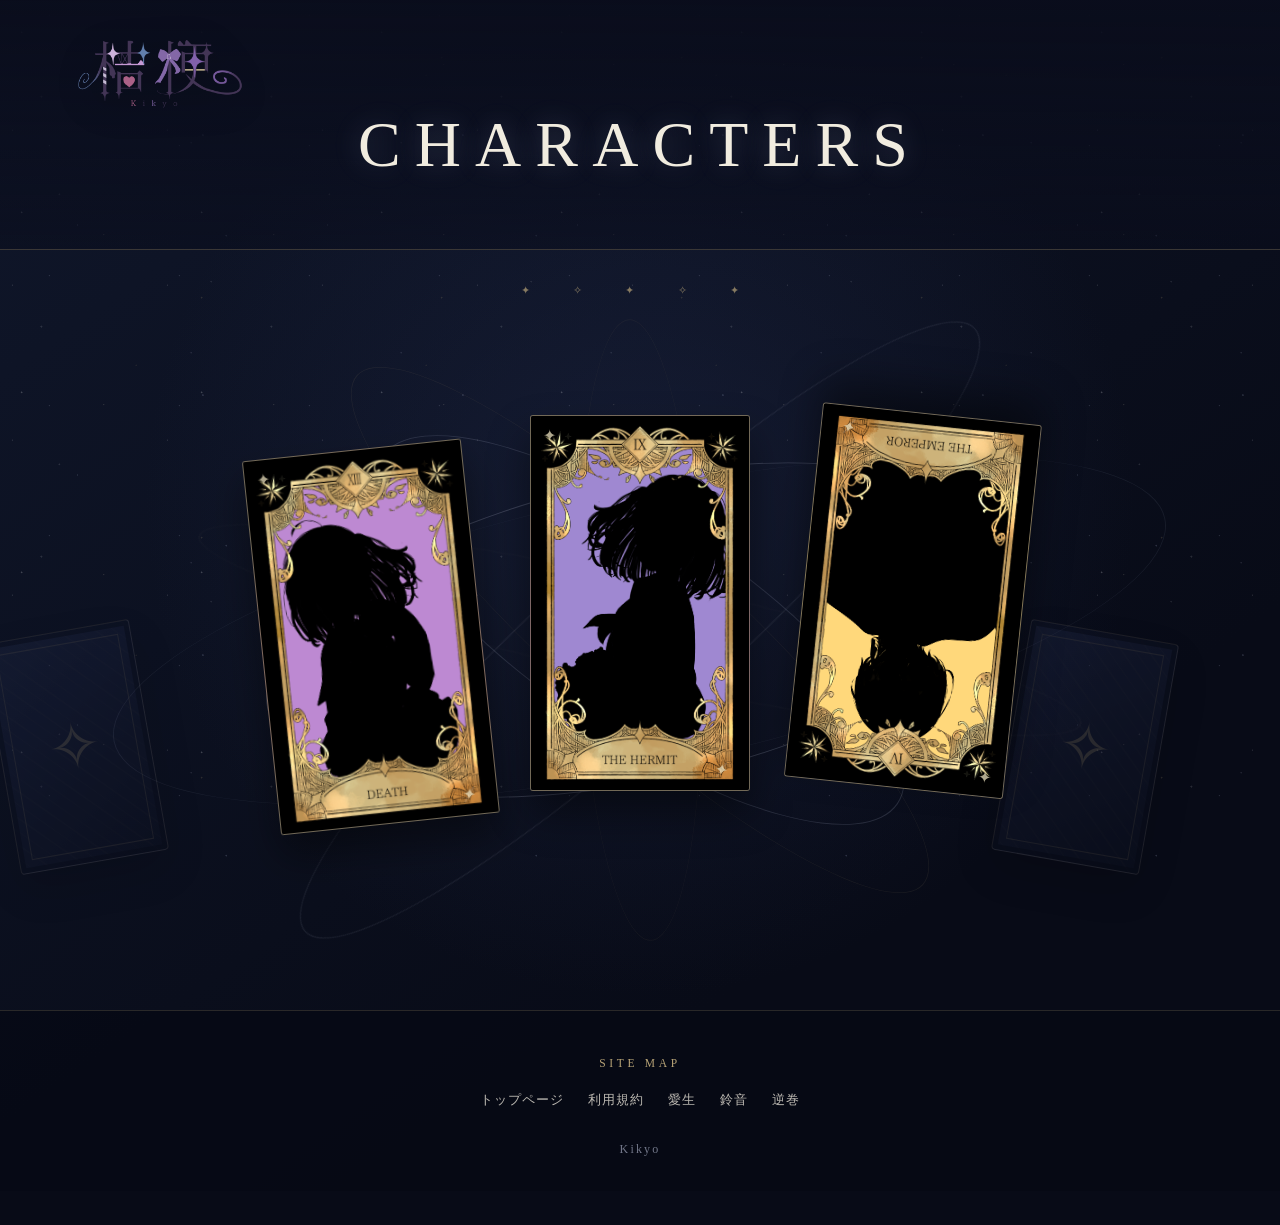
<file: character.html>
<!DOCTYPE html>
<html lang="ja">
<head>
    <meta charset="UTF-8">
    <meta name="viewport" content="width=device-width, initial-scale=1.0">
    <title>キャラクター-桔梗HP</title>
    <style>
        /* ---- 全体 ---- */
body {
    margin: 0;
    font-family: "Noto Sans JP", sans-serif;
    background: #0d0b12;
    color: #e8d6ff;
}

/* ---- ヒーローセクション ---- */
.hero {
    text-align: center;
    padding: 80px 20px;
    background: linear-gradient(180deg, #1a1523, #0d0b12);
    border-bottom: 1px solid #3a2d4a;
}

.hero h1 {
    font-family: "Cinzel", serif;
    font-size: 3rem;
    margin: 0;
    letter-spacing: 2px;
}

.hero p {
    margin-top: 10px;
    font-size: 1.1rem;
    opacity: 0.8;
}

/* ---- キャラ一覧 ---- */
.character-list {
    position: relative;
    display: grid;
    grid-template-columns: repeat(5, minmax(0, 190px));
    align-items: center;
    justify-content: center;
    gap: clamp(8px, 1.5vw, 22px);
    min-height: 540px;
    padding: 50px 20px 80px;
    isolation: isolate;
}

.character-list::before {
    content: "✦  ✧  ✦  ✧  ✦";
    position: absolute;
    top: 18px;
    left: 50%;
    color: rgba(232, 214, 255, 0.42);
    font-family: Georgia, serif;
    font-size: 0.85rem;
    letter-spacing: 1.1em;
    transform: translateX(-50%);
    white-space: nowrap;
}

.tarot-back {
    position: relative;
    display: block;
    aspect-ratio: 0.64;
    box-sizing: border-box;
    padding: 12px;
    border: 1px solid rgba(232, 214, 255, 0.3);
    border-radius: 4px;
    background:
        repeating-linear-gradient(45deg, transparent 0 8px, rgba(232, 214, 255, 0.05) 8px 9px),
        linear-gradient(145deg, #5b13c6, #0e121d);
    box-shadow: 0 15px 28px rgba(0, 0, 0, 0.28), inset 0 0 0 5px rgba(10, 12, 20, 0.75);
    transform: rotate(var(--tilt));
    z-index: 0;
}

.tarot-back::before {
    content: "✧";
    position: absolute;
    inset: 12px;
    display: grid;
    place-items: center;
    border: 1px solid rgba(232, 214, 255, 0.24);
    color: rgba(232, 214, 255, 0.5);
    font-family: Georgia, serif;
    font-size: 4rem;
}

.char-card {
    position: relative;
    display: block;
    text-decoration: none;
    background:
        linear-gradient(135deg, rgba(255,255,255,0.09), transparent 28%),
        linear-gradient(160deg, #4c0966, #120e19 72%);
  
   
    box-shadow: 0 18px 34px rgba(0, 0, 0, 0.38), inset 0 0 0 5px rgba(20, 12, 28, 0.8);
    transition: transform 0.35s ease, box-shadow 0.35s ease, border-color 0.35s ease;
}

.char-card::before,
.char-card::after {
    position: absolute;
    z-index: 2;
    color: rgba(232, 214, 255, 0.72);
    font-family: Georgia, serif;
    font-size: 1rem;
    line-height: 1;
    pointer-events: none;
}


.char-card:hover,
.char-card:focus-visible {
    transform: translateY(-16px) rotate(0deg) scale(1.035);
    border-color: #f6eaff;
    box-shadow: 0 24px 44px rgba(0, 0, 0, 0.5), 0 0 28px rgba(232, 214, 255, 0.2), inset 0 0 0 5px rgba(20, 12, 28, 0.8);
    outline: none;
}

.char-card.card-left {
    transform: rotate(-6deg) translateY(18px);
    z-index: 1;
}

.char-card.card-center {
    transform: translateY(-16px) scale(1.0);
    z-index: 3;
}

.char-card.card-right {
    transform: rotate(6deg) translateY(18px);
    z-index: 1;
}

.char-card.card-left.card-inverted {
    transform: rotate(174deg) translateY(18px);
}

.char-card.card-center.card-inverted {
    transform: rotate(180deg) translateY(-16px) scale(1.0);
}

.char-card.card-right.card-inverted {
    transform: rotate(186deg) translateY(18px);
}

.char-card.card-left:hover,
.char-card.card-left:focus-visible,
.char-card.card-right:hover,
.char-card.card-right:focus-visible {
    transform: translateY(2px) rotate(0deg) scale(1.035);
}

.char-card.card-inverted:hover,
.char-card.card-inverted:focus-visible {
    transform: translateY(2px) rotate(180deg) scale(1.035);
}

.char-card.card-center:hover,
.char-card.card-center:focus-visible {
    transform: translateY(-28px) scale(1.1);
}

.char-card.card-center.card-inverted:hover,
.char-card.card-center.card-inverted:focus-visible {
    transform: rotate(180deg) translateY(-28px) scale(1.1);
}

.character-list.is-selecting .char-card:not(.is-selected) {
    opacity: 0.28;
    filter: saturate(0.35) brightness(0.65);
    transition: opacity 0.45s ease, filter 0.45s ease;
}

.char-card.is-selected {
    z-index: 5;
    animation: chosen-card 1.8s ease both;
}

@keyframes chosen-card {
    0% {
        filter: brightness(1);
    }
    18% {
        filter: brightness(1.45) drop-shadow(0 0 5px rgba(246, 234, 255, 0.9));
    }
    42% {
        filter: brightness(1.12) drop-shadow(0 0 22px rgba(232, 214, 255, 0.85));
    }
    72% {
        filter: brightness(1.28) drop-shadow(0 0 12px rgba(232, 214, 255, 0.65));
    }
    100% {
        filter: brightness(1) drop-shadow(0 0 0 rgba(232, 214, 255, 0));
    }
}

@media (prefers-reduced-motion: reduce) {
    .char-card.is-selected {
        animation: none;
    }
}

.char-card img {
    width: 100%;
    height: auto;
    object-fit: contain;
    display: block;
    border: 1px solid rgba(232, 214, 255, 0.28);
    margin-bottom: 12px;
    filter: saturate(0.9) contrast(1.04);
}

.char-card h2 {
    font-family: "Cinzel", serif;
    font-size: 1.55rem;
    margin: 8px 0 3px;
    letter-spacing: 0.08em;
}

.subtitle {
    font-size: 0.9rem;
    opacity: 0.7;
    letter-spacing: 0.2em;
}



@media (max-width: 760px) {
    .character-list {
        grid-template-columns: repeat(3, minmax(0, 1fr));
        gap: 8px;
        min-height: 390px;
        padding: 42px 12px 55px;
    }

    .tarot-back {
        display: none;
    }

    .char-card {
        padding: 8px;
    }

    .char-card::before,
    .char-card::after {
        font-size: 0.7rem;
    }

    .char-card::before {
        top: 14px;
        left: 13px;
    }

    .char-card::after {
        right: 13px;
        bottom: 14px;
    }

    .char-card.card-left,
    .char-card.card-center,
    .char-card.card-right {
        transform: none;
    }

    .char-card.card-center {
        transform: scale(1.04);
    }

    .char-card.card-left.card-inverted,
    .char-card.card-center.card-inverted,
    .char-card.card-right.card-inverted {
        transform: rotate(180deg);
    }

    .char-card.card-left:hover,
    .char-card.card-left:focus-visible,
    .char-card.card-right:hover,
    .char-card.card-right:focus-visible {
        transform: translateY(-10px) rotate(-1deg) scale(1.035);
    }

    .char-card.card-inverted:hover,
    .char-card.card-inverted:focus-visible {
        transform: translateY(-10px) rotate(180deg) scale(1.035);
    }

    .char-card.card-center:hover,
    .char-card.card-center:focus-visible {
        transform: translateY(-12px) scale(1.08);
    }

    .char-card.card-center.card-inverted:hover,
    .char-card.card-center.card-inverted:focus-visible {
        transform: rotate(180deg) translateY(-12px) scale(1.08);
    }

    .char-card h2 {
        font-size: clamp(0.85rem, 4vw, 1.25rem);
        letter-spacing: 0.02em;
    }

    .subtitle {
        font-size: 0.65rem;
        letter-spacing: 0.08em;
    }

    .card-mark {
        font-size: 0.55rem;
        letter-spacing: 0.12em;
    }
}

/* ---- フッター ---- */
footer {
    position: relative;
    z-index: 1;
    padding: 46px 24px 34px;
    border-top: 1px solid rgba(184, 164, 119, 0.28);
    background: rgba(6, 9, 20, 0.72);
    text-align: center;
}

.site-map-title {
    margin: 0 0 18px;
    color: #b8a477;
    font-family: Georgia, "Times New Roman", serif;
    font-size: 0.72rem;
    font-weight: 400;
    letter-spacing: 0.32em;
}

.site-map {
    display: flex;
    flex-wrap: wrap;
    justify-content: center;
    gap: 8px 24px;
    max-width: 760px;
    margin: 0 auto 28px;
    padding: 0;
    list-style: none;
}

.site-map a {
    display: inline-block;
    padding: 5px 0;
    color: rgba(241, 236, 223, 0.78);
    font-size: 0.8rem;
    letter-spacing: 0.08em;
    text-decoration: none;
    transition: color 180ms ease, transform 180ms ease;
}

.site-map a:hover,
.site-map a:focus-visible {
    color: #f1ecdf;
    transform: translateY(-2px);
}

.site-map a:focus-visible {
    outline: 1px solid #b8a477;
    outline-offset: 4px;
}

.footer-signature {
    margin: 0;
    color: rgba(213, 220, 244, 0.52);
    font-family: Georgia, "Times New Roman", serif;
    font-size: 0.75rem;
    letter-spacing: 0.18em;
}


 .brandLogo { width: min(210px, 70vw); }

  
      .brand {
        position: absolute;
        top: -10px;
        left: 15px;
        pointer-events: auto;
        display: flex;
        align-items: center;
      }

      .brandLogo {
  width: min(270px, 48vw);
        height: auto;
        display: block;
        opacity: 0.96;
        image-rendering: -webkit-optimize-contrast;
        filter: drop-shadow(0 10px 22px rgba(0, 0, 0, 0.42));
        user-select: none;
        -webkit-user-drag: none;
      }

            body {
                position: relative;
                isolation: isolate;
            }

            body::before {
                content: "";
                position: fixed;
                inset: 0;
                z-index: 0;
                pointer-events: none;
                opacity: 0.18;
                background:
                    radial-gradient(circle at 18% 22%, rgba(126, 102, 186, 0.16), transparent 26%),
                    radial-gradient(circle at 82% 68%, rgba(76, 129, 190, 0.12), transparent 28%);
            }

            .hero,
            .character-list,
            footer {
                position: relative;
                z-index: 1;
            }

            .hero {
                overflow: hidden;
            }

            .hero::after {
                content: "";
                position: absolute;
                left: 50%;
                bottom: -1px;
                width: min(300px, 62vw);
                height: 1px;
                background: linear-gradient(90deg, transparent, rgba(232, 214, 255, 0.85), transparent);
                transform: translateX(-50%) scaleX(0.5);
                animation: list-line-breathe 9s ease-in-out infinite;
            }

            .character-list::before {
                color: rgba(232, 214, 255, 0.32);
                animation: constellation-pulse 12s ease-in-out infinite;
            }

            .tarot-back::before {
                animation: tarot-mark-rotate 36s linear infinite;
            }

            .char-card::after {
                content: "";
                inset: -55%;
                background: linear-gradient(115deg, transparent 43%, rgba(255, 255, 255, 0.16) 50%, transparent 57%);
                transform: translateX(-70%) rotate(10deg);
                animation: card-shine 16s ease-in-out infinite;
            }

            .planet-orbit {
                position: absolute;
                left: 50%;
                top: 50%;
                z-index: 0;
                width: min(760px, 92vw);
                height: min(300px, 38vw);
                border: 1px solid rgba(201, 207, 238, 0.14);
                border-radius: 50%;
                pointer-events: none;
                transform: translate(-50%, -50%) rotate(-12deg);
                transform-origin: center;
            }

            .planet-orbit::before {
                content: "";
                position: absolute;
                inset: -1px;
                border: 1px solid rgba(184, 164, 119, 0.06);
                border-radius: inherit;
                transform: rotate(54deg) scaleY(0.58);
            }

            .planet-orbit .planet {
                position: absolute;
                top: 50%;
                left: -5px;
                width: 8px;
                height: 8px;
                border-radius: 50%;
                background: #e9e5d2;
                box-shadow: 0 0 8px rgba(233, 229, 210, 0.9), 0 0 20px rgba(143, 176, 255, 0.42);
                transform: translateY(-50%);
            }

            .planet-orbit.orbit-one {
                animation: planet-orbit-one 34s linear infinite;
            }

            .planet-orbit.orbit-two {
                width: min(620px, 76vw);
                height: min(210px, 28vw);
                transform: translate(-50%, -50%) rotate(34deg);
                opacity: 0.72;
                animation: planet-orbit-two 27s linear infinite reverse;
            }

            .planet-orbit.orbit-two .planet {
                width: 5px;
                height: 5px;
                background: #b8a477;
                box-shadow: 0 0 7px rgba(184, 164, 119, 0.9);
            }

            .planet-orbit.orbit-three {
                width: min(900px, 108vw);
                height: min(170px, 23vw);
                transform: translate(-50%, -50%) rotate(-42deg);
                opacity: 0.48;
                animation: planet-orbit-three 46s linear infinite;
            }

            .planet-orbit.orbit-three .planet {
                width: 4px;
                height: 4px;
                background: #9db8e6;
                box-shadow: 0 0 8px rgba(157, 184, 230, 0.9);
            }

            @keyframes planet-orbit-one {
                from { transform: translate(-50%, -50%) rotate(-12deg); }
                to { transform: translate(-50%, -50%) rotate(348deg); }
            }

            @keyframes planet-orbit-two {
                from { transform: translate(-50%, -50%) rotate(34deg); }
                to { transform: translate(-50%, -50%) rotate(394deg); }
            }

            @keyframes planet-orbit-three {
                from { transform: translate(-50%, -50%) rotate(-42deg); }
                to { transform: translate(-50%, -50%) rotate(318deg); }
            }

            @keyframes list-line-breathe {
                0%, 100% { opacity: 0.35; transform: translateX(-50%) scaleX(0.5); }
                50% { opacity: 1; transform: translateX(-50%) scaleX(1); }
            }

            @keyframes tarot-mark-rotate {
                from { transform: rotate(0deg); }
                to { transform: rotate(360deg); }
            }

            @keyframes card-shine {
                0%, 62%, 100% { opacity: 0; transform: translateX(-70%) rotate(10deg); }
                72% { opacity: 1; }
                84% { opacity: 0; transform: translateX(70%) rotate(10deg); }
            }

            @keyframes constellation-pulse {
                0%, 100% { opacity: 0.35; transform: translateX(-50%) scale(0.96); }
                50% { opacity: 0.85; transform: translateX(-50%) scale(1.04); }
            }

            @media (prefers-reduced-motion: reduce) {
                body::before,
                .hero::after,
                .character-list::before,
                .tarot-back::before,
                .char-card::after,
                .planet-orbit {
                    animation: none;
                }
            }

            /* ---- 天体図書館の新しいビジュアル層 ---- */
            :root {
                --night: #080b17;
                --night-blue: #10172b;
                --ink: #f1ecdf;
                --silver: rgba(213, 220, 244, 0.58);
                --gold: #b8a477;
            }

            html {
                background: var(--night);
            }

            body {
                min-height: 100vh;
                overflow-x: hidden;
                color: var(--ink);
                background:
                    radial-gradient(circle at 50% 42%, rgba(39, 50, 88, 0.34), transparent 31rem),
                    linear-gradient(145deg, var(--night-blue), var(--night) 72%);
            }

            body::before {
                opacity: 0.28;
                background:
                    radial-gradient(circle at 12% 18%, rgba(255, 255, 255, 0.76) 0 0.55px, transparent 1.2px),
                    radial-gradient(circle at 84% 24%, rgba(184, 164, 119, 0.68) 0 0.55px, transparent 1.2px),
                    radial-gradient(circle at 73% 76%, rgba(210, 220, 255, 0.62) 0 0.55px, transparent 1.2px),
                    radial-gradient(circle at 22% 72%, rgba(255, 255, 255, 0.44) 0 0.55px, transparent 1.2px),
                    radial-gradient(circle at 38% 12%, rgba(224, 231, 255, 0.5) 0 0.4px, transparent 1px),
                    radial-gradient(circle at 61% 38%, rgba(255, 242, 205, 0.44) 0 0.4px, transparent 1px),
                    radial-gradient(circle at 91% 68%, rgba(224, 231, 255, 0.48) 0 0.4px, transparent 1px),
                    radial-gradient(circle at 8% 84%, rgba(255, 255, 255, 0.4) 0 0.4px, transparent 1px);
                background-size: 180px 180px, 240px 240px, 310px 310px, 270px 270px, 130px 130px, 170px 170px, 210px 210px, 155px 155px;
                animation: list-stars-soft 13s ease-in-out infinite;
            }

            body::after {
                content: "";
                position: fixed;
                inset: 0;
                z-index: 0;
                pointer-events: none;
                opacity: 0.18;
                background:
                    radial-gradient(circle at 18% 42%, rgba(255, 255, 255, 0.7) 0 0.7px, transparent 1.3px),
                    radial-gradient(circle at 47% 26%, rgba(184, 164, 119, 0.6) 0 0.55px, transparent 1.15px),
                    radial-gradient(circle at 78% 52%, rgba(218, 227, 255, 0.72) 0 0.7px, transparent 1.3px),
                    radial-gradient(circle at 66% 88%, rgba(255, 255, 255, 0.55) 0 0.55px, transparent 1.15px),
                    radial-gradient(circle at 31% 90%, rgba(218, 227, 255, 0.56) 0 0.55px, transparent 1.15px);
                background-size: 230px 230px, 290px 290px, 260px 260px, 320px 320px, 250px 250px;
                animation: list-stars-twinkle 9s ease-in-out infinite;
            }

            .hero {
                min-height: 250px;
                box-sizing: border-box;
                padding: 108px 20px 54px;
                background: linear-gradient(180deg, rgba(10, 13, 28, 0.96), rgba(10, 13, 28, 0.5));
                border-bottom: 1px solid rgba(184, 164, 119, 0.28);
            }

            .hero h1 {
                position: relative;
                z-index: 1;
                margin: 0;
                color: var(--ink);
                font-family: Georgia, "Times New Roman", serif;
                font-size: clamp(2.2rem, 5vw, 4.4rem);
                font-weight: 400;
                letter-spacing: 0.22em;
                text-shadow: 0 0 28px rgba(210, 220, 255, 0.22);
            }

            .hero p {
                position: relative;
                z-index: 1;
                margin: 16px 0 0;
                color: var(--silver);
                font-size: 0.86rem;
                letter-spacing: 0.28em;
            }

            .hero::after {
                width: min(360px, 62vw);
                background: linear-gradient(90deg, transparent, var(--gold), transparent);
                animation: refined-line 8s ease-in-out infinite;
            }

            .character-list {
                min-height: 570px;
                padding: 84px 24px 106px;
                grid-template-columns: repeat(3, minmax(0, 220px));
                gap: clamp(20px, 4vw, 54px);
                align-items: center;
            }

            .character-list > .tarot-back {
                position: absolute;
                top: 50%;
                width: min(150px, 16vw);
                z-index: 0;
                pointer-events: none;
            }

            .character-list > .tarot-back:first-child {
                left: max(3%, calc(50% - 520px));
            }

            .character-list > .tarot-back:last-child {
                right: max(3%, calc(50% - 520px));
            }

            .character-list > .char-card {
                grid-row: 1;
            }

            .character-list::before {
                top: 34px;
                color: rgba(184, 164, 119, 0.7);
                font-size: 0.7rem;
                letter-spacing: 1.8em;
            }

            .character-list::after {
                content: "";
                position: absolute;
                inset: 8% 8%;
                z-index: 0;
                border: 1px solid rgba(213, 220, 244, 0.07);
                border-radius: 50%;
                pointer-events: none;
                transform: rotate(-12deg) scaleY(0.43);
            }

            .tarot-back {
                width: 100%;
                opacity: 0.42;
                border-color: rgba(184, 164, 119, 0.24);
                background:
                    repeating-linear-gradient(45deg, transparent 0 10px, rgba(184, 164, 119, 0.04) 10px 11px),
                    linear-gradient(145deg, #202846, #0d1120);
                box-shadow: 0 18px 42px rgba(0, 0, 0, 0.32), inset 0 0 0 5px rgba(7, 10, 21, 0.62);
            }

            .tarot-back::before {
                border-color: rgba(184, 164, 119, 0.24);
                color: rgba(184, 164, 119, 0.42);
            }

            .char-card {
                z-index: 2;
                width: 100%;
                box-sizing: border-box;
                overflow: hidden;
                border: 1px solid rgba(184, 164, 119, 0.58);
                border-radius: 3px;
                background:
                    radial-gradient(circle at 50% 58%, var(--card-glow, rgba(184, 164, 119, 0)) 0, transparent 72%),
                    #11172a;
                box-shadow: 0 22px 42px rgba(0, 0, 0, 0.46), inset 0 0 0 5px rgba(7, 10, 21, 0.68);
                transition: transform 0.55s ease, box-shadow 0.8s ease, border-color 0.55s ease, background 0.8s ease;
            }

            .char-card[href="meu.html"] {
                --card-glow: rgba(255, 54, 168, 0.42);
                --card-glow-strong: rgba(255, 0, 111, 0.52);
            }

            .char-card[href="suzune.html"] {
                --card-glow: rgba(187, 0, 255, 0.48);
                --card-glow-strong: rgba(187, 0, 255, 0.58);
            }

            .char-card[href="sakamaki.html"] {
                --card-glow: rgba(255, 202, 26, 0.45);
                --card-glow-strong: rgba(255, 144, 8, 0.55);
            }

            .char-card::before,
            .char-card::after {
                content: "✦";
                top: 12px;
                left: 12px;
                color: rgba(235, 224, 189, 0.75);
            }

            .char-card::after {
                top: auto;
                left: auto;
                right: 12px;
                bottom: 12px;
                content: "✦";
                animation: none;
            }

            .char-card img {
                position: relative;
                z-index: 1;
                width: 100%;
                margin: 0;
                border: 0;
                filter: saturate(0.86) contrast(1.06);
            }

            .char-card:hover,
            .char-card:focus-visible {
                border-color: #e8d9a8;
                background:
                    radial-gradient(circle at 50% 58%, var(--card-glow-strong) 0, transparent 78%),
                    #11172a;
                box-shadow:
                    0 28px 52px rgba(0, 0, 0, 0.58),
                    0 0 460px 12px var(--card-glow),
                    0 0 5000px 34px color-mix(in srgb, var(--card-glow) 72%, transparent),
                    inset 0 0 0 5px rgba(7, 10, 21, 0.68);
            }

            .solar-sun {
                position: absolute;
                left: 50%;
                top: 50%;
                z-index: 1;
                width: 18px;
                height: 18px;
                border-radius: 50%;
                background: #e7c777;
                box-shadow: 0 0 12px rgba(255, 231, 157, 0.92), 0 0 44px rgba(193, 147, 69, 0.28);
                transform: translate(-50%, -50%);
            }

            .planet-orbit {
                z-index: 1;
                border-color: rgba(213, 220, 244, 0.2);
                animation: none;
            }

            .planet-orbit.orbit-one,
            .planet-orbit.orbit-two,
            .planet-orbit.orbit-three {
                animation: none;
            }

            .planet-orbit::before {
                border-color: rgba(184, 164, 119, 0.09);
            }

            .planet-orbit .planet-track {
                position: absolute;
                inset: 0;
                animation: planet-spin 34s linear infinite;
            }

            .planet-orbit .planet {
                top: -4px;
                left: 50%;
                width: 8px;
                height: 8px;
                background: #dbe2ff;
                box-shadow: 0 0 8px rgba(219, 226, 255, 0.95);
                transform: translateX(-50%);
            }

            .planet-orbit.orbit-two .planet-track { animation-duration: 25s; animation-direction: reverse; }
            .planet-orbit.orbit-three .planet-track { animation-duration: 43s; }
            .planet-orbit.orbit-two .planet { background: var(--gold); }
            .planet-orbit.orbit-three .planet { background: #9fbbe8; }

            footer {
                color: rgba(213, 220, 244, 0.5);
                border-top-color: rgba(184, 164, 119, 0.2);
            }

            @keyframes refined-line {
                0%, 100% { opacity: 0.35; transform: translateX(-50%) scaleX(0.48); }
                50% { opacity: 0.95; transform: translateX(-50%) scaleX(1); }
            }

            @keyframes list-stars-soft {
                0%, 100% { opacity: 0.2; }
                42% { opacity: 0.34; }
                72% { opacity: 0.24; }
            }

            @keyframes list-stars-twinkle {
                0%, 100% { opacity: 0.12; }
                35% { opacity: 0.26; }
                68% { opacity: 0.16; }
                82% { opacity: 0.3; }
            }

            @keyframes planet-spin {
                from { transform: rotate(0deg); }
                to { transform: rotate(360deg); }
            }

            @media (max-width: 760px) {
                .hero {
                    min-height: 210px;
                    padding: 96px 16px 42px;
                }

                .character-list {
                    grid-template-columns: repeat(3, minmax(0, 1fr));
                    min-height: 420px;
                    gap: 10px;
                    padding: 64px 12px 64px;
                }

                .planet-orbit {
                    opacity: 0.62;
                }

                .character-list::after {
                    inset: 15% -8%;
                }

                .character-list > .tarot-back {
                    display: none;
                }
            }

            @media (prefers-reduced-motion: reduce) {
                .hero::after,
                .planet-orbit .planet-track,
                body::before,
                body::after {
                    animation: none;
                }
            }

    </style>
</head>
<body>

<header class="hero">
    <h1>CHARACTERS</h1>
    <div class="brand parallax layer-logo" onclick="location.href='index.html'">
      <img class="brandLogo" src="./logo.png" alt="KOTO" decoding="async" />
    </div>

</header>

<section class="character-list">
    <span class="solar-sun" aria-hidden="true"></span>
    <span class="planet-orbit orbit-one" aria-hidden="true"><span class="planet-track"><span class="planet"></span></span></span>
    <span class="planet-orbit orbit-two" aria-hidden="true"><span class="planet-track"><span class="planet"></span></span></span>
    <span class="planet-orbit orbit-three" aria-hidden="true"><span class="planet-track"><span class="planet"></span></span></span>
    <span class="tarot-back" aria-hidden="true" style="--tilt: -10deg;"></span>
    <a class="char-card card-left" href="meu.html">
        <img src="タロット/13.png" alt="愛生のカード">
   
       
    </a>

    <a class="char-card card-center" href="suzune.html">
        <img src="タロット/09.png" alt="鈴音のカード">
        
      
    </a>

    <a class="char-card card-right" href="sakamaki.html">
        <img src="タロット/04.png" alt="逆巻のカード">
      
    </a>
    <span class="tarot-back" aria-hidden="true" style="--tilt: 10deg;"></span>
</section>

<footer>
    <h2 class="site-map-title">SITE MAP</h2>
    <nav aria-label="サイトマップ">
        <ul class="site-map">
            <li><a href="index.html">トップページ</a></li>
            <li><a href="rule.html">利用規約</a></li>
            <li><a href="meu.html">愛生</a></li>
            <li><a href="suzune.html">鈴音</a></li>
            <li><a href="sakamaki.html">逆巻</a></li>
        </ul>
    </nav>
    <p class="footer-signature">Kikyo</p>
</footer>

<script>
    const characterList = document.querySelector('.character-list');
    const characterCards = document.querySelectorAll('.char-card');
    const reduceMotion = window.matchMedia('(prefers-reduced-motion: reduce)');

    function randomizeCardOrientations() {
        characterCards.forEach((card) => {
            card.classList.toggle('card-inverted', Math.random() < 0.5);
        });
    }

    randomizeCardOrientations();

    function resetCardSelection() {
        characterList.classList.remove('is-selecting');
        characterCards.forEach((card) => card.classList.remove('is-selected'));
    }

    window.addEventListener('pageshow', () => {
        randomizeCardOrientations();
        resetCardSelection();
    });

    characterCards.forEach((card) => {
        card.addEventListener('click', (event) => {
            if (reduceMotion.matches || characterList.classList.contains('is-selecting')) {
                return;
            }

            event.preventDefault();
            characterList.classList.add('is-selecting');
            card.classList.add('is-selected');

            window.setTimeout(() => {
                window.location.href = card.href;
            }, 1800);
        });
    });
    
</script>

</body>
</html>
</file>
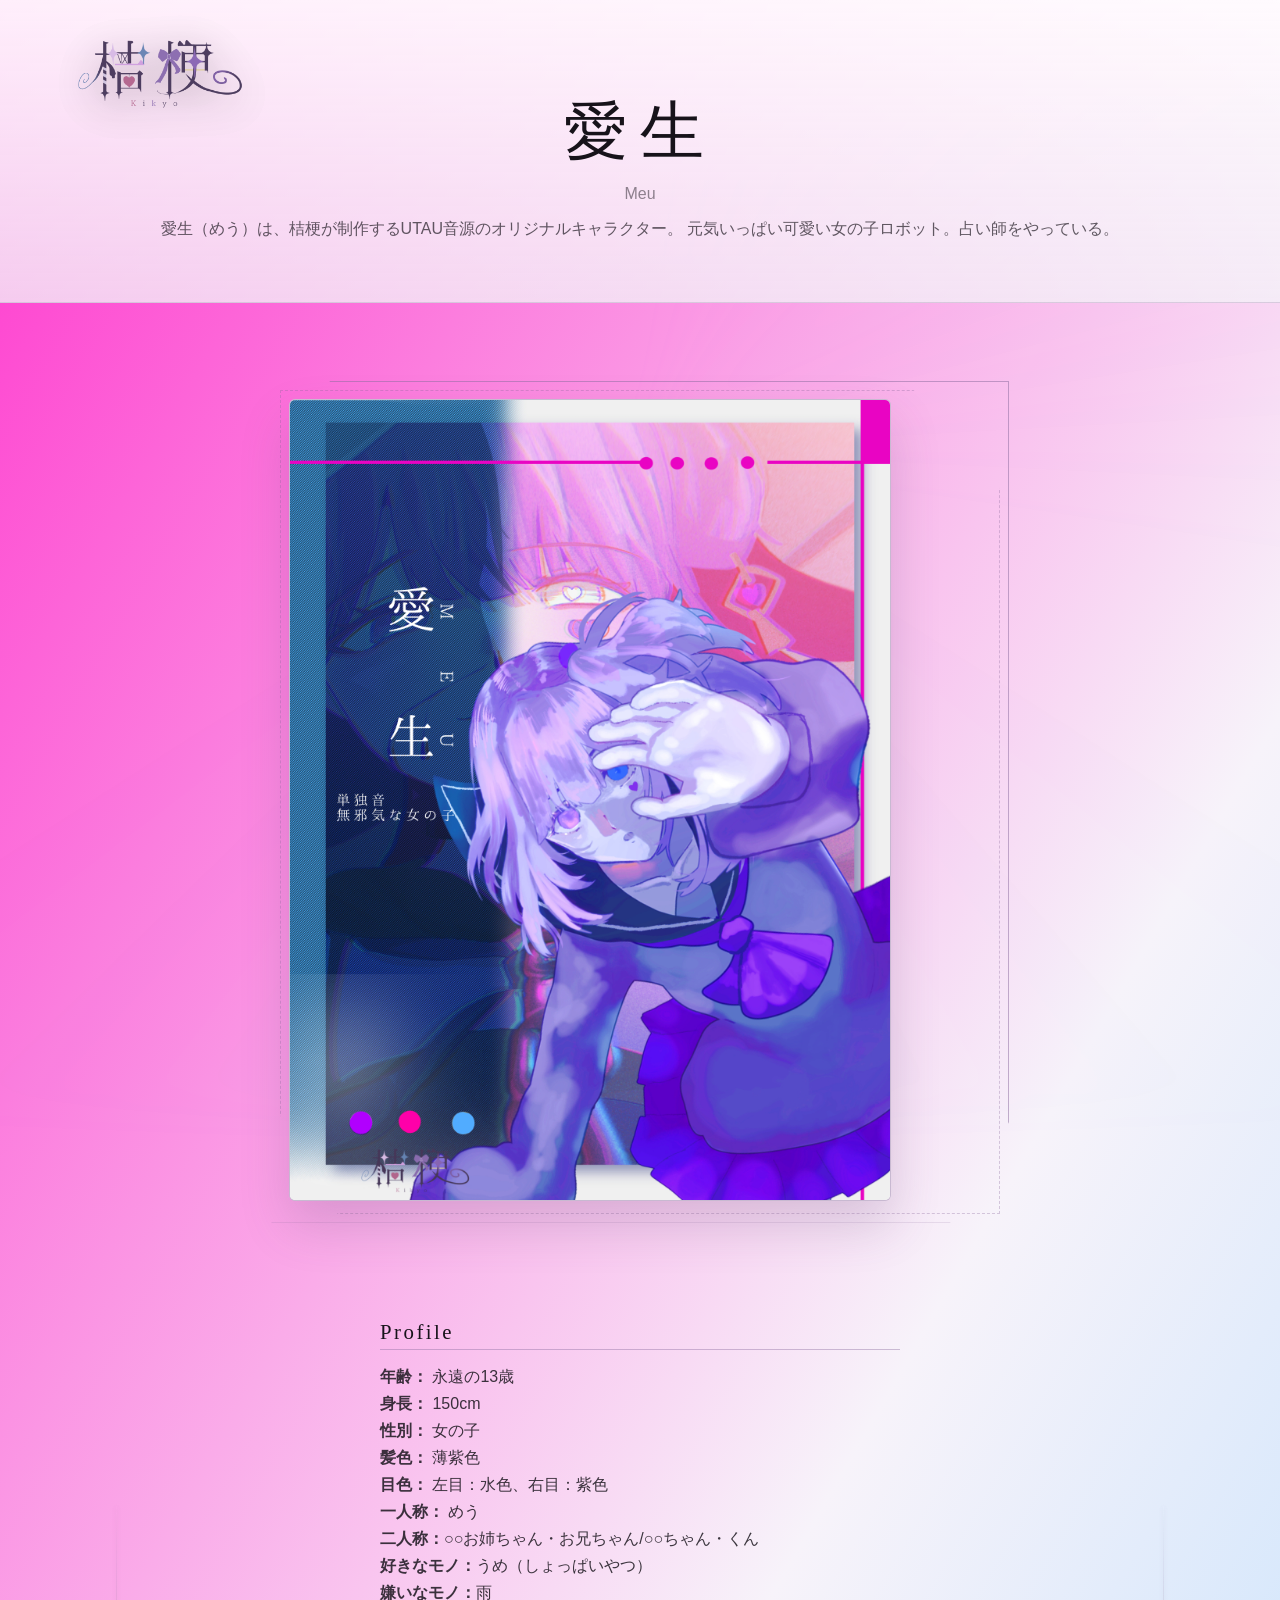
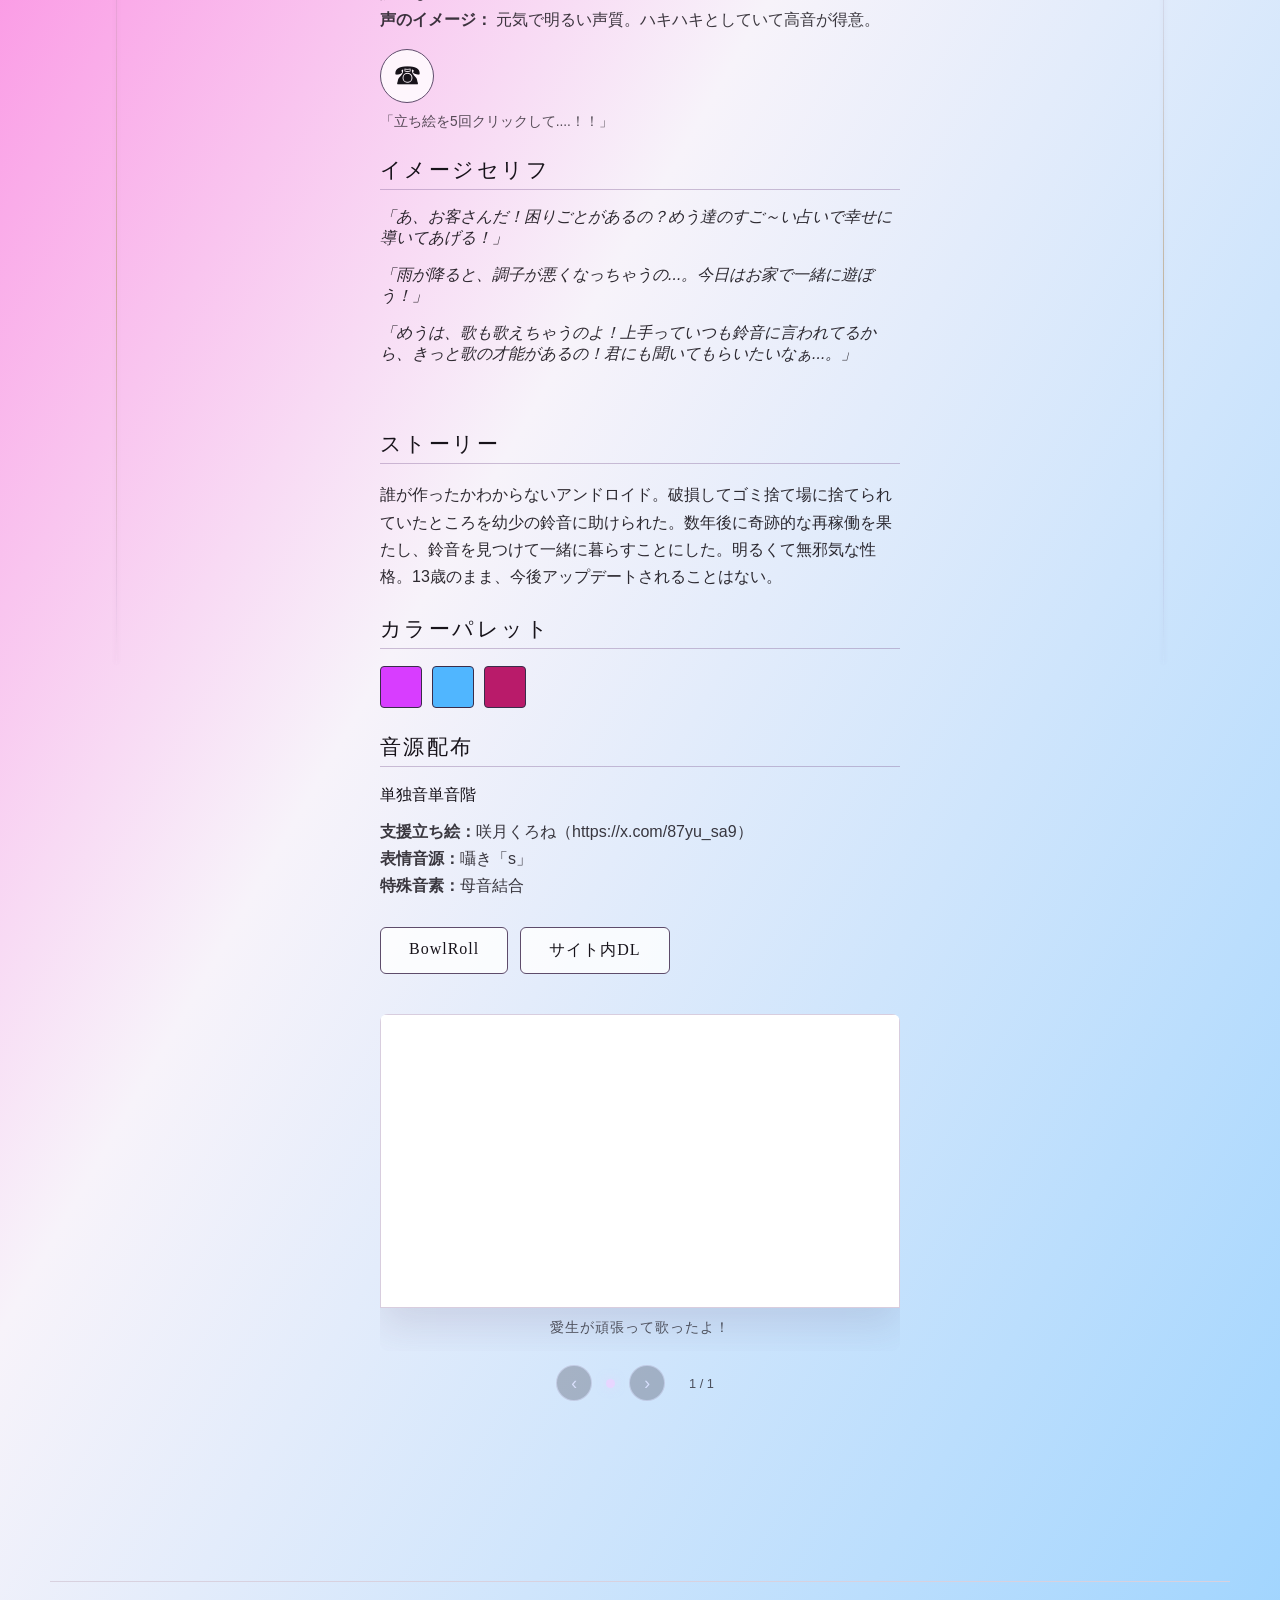
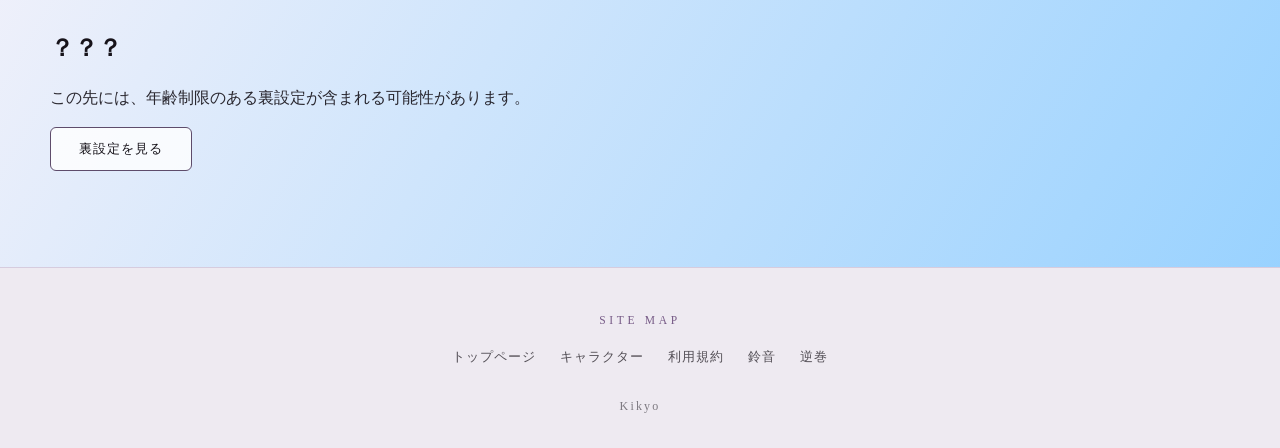
<file: meu.html>
<!DOCTYPE html>
<html lang="ja">
<head>
    <meta charset="UTF-8">
    <meta name="viewport" content="width=device-width, initial-scale=1.0">
    <title>愛生|花占い屋 - UTAU音源・オリジナルキャラクター</title>
    <meta name="description" content="管理者:桔梗の創作物をまとめた総合公式HPです。UTAU音源キャラクター「愛生」を紹介しています。" />
    <link rel="stylesheet" href="character.css">
     <!-- OGP -->
    <meta property="og:title" content="愛生｜花占い屋 - UTAU音源・オリジナルキャラクター">
    <meta
        property="og:description"
        content="桔梗が制作するUTAU音源・オリジナルキャラクター「愛生」のプロフィール、設定、ストーリー、音源配布情報などを紹介しています。"
    >
    <meta property="og:type" content="profile">
    <meta property="og:url" content="https://kikyoxxx.github.io/KikoyXxX.github.io/meu.html">
    <meta property="og:image" content="https://kikyoxxx.github.io/KikoyXxX.github.io/meu.jpeg">
    <meta property="og:site_name" content="花占い屋">
    <meta property="og:locale" content="ja_JP">

    <!-- X -->
    <meta name="twitter:card" content="summary_large_image">
    <meta name="twitter:title" content="愛生｜花占い屋 - UTAU音源・オリジナルキャラクター">
    <meta
        name="twitter:description"
        content="桔梗が制作するUTAU音源・オリジナルキャラクター「愛生」のプロフィール、設定、ストーリー、音源配布情報などを紹介しています。"
    >
    <meta name="twitter:image" content="https://kikyoxxx.github.io/KikoyXxX.github.io/meu.jpeg">

    <script type="application/ld+json">
{
  "@context": "https://schema.org",
  "@type": "Person",
  "name": "愛生",
  "alternateName": "Meu",
  "description": "桔梗が制作するUTAU音源のオリジナルキャラクター。",
  "url": "https://kikyoxxx.github.io/KikoyXxX.github.io/meu.html",
  "image": "https://kikyoxxx.github.io/KikoyXxX.github.io/meu.jpeg",
  "creator": {
    "@type": "Person",
    "name": "桔梗"
  }
}
</script>
</head>
<body class="M">
    <script>
        window.addEventListener('load', () => {
    document.body.classList.add('loaded');
});

    </script>

<header class="header">
    <h1>
        <span translate="no" class="notranslate">愛生</span>
    </h1>
    <p class="subtitle">
        <span translate="no" class="notranslate">Meu</span>
    </p>
    <p class="character-introduction">
    愛生（めう）は、桔梗が制作するUTAU音源のオリジナルキャラクター。
    元気いっぱい可愛い女の子ロボット。占い師をやっている。
</p>
  <div class="brand parallax layer-logo" onclick="location.href='index.html'">
      <img class="brandLogo" src="./logo.png" alt="KOTO" decoding="async" />
    </div>
</header>

<section class="profile">
    <div class="image-box">
        
        <img src="meu.jpeg" alt="Character Image">
    </div>
    

    <div class="info-box">
        <h2>Profile</h2>
        <ul>
            <li><strong>年齢：</strong> 永遠の13歳</li>
            <li><strong>身長：</strong> 150cm</li>
            <li><strong>性別：</strong> 女の子</li>
            <li><strong>髪色：</strong> 薄紫色</li>
            <li><strong>目色：</strong> 左目：水色、右目：紫色</li>
            <li><strong>一人称：</strong> めう</li>
            <li><strong>二人称：</strong>○○お姉ちゃん・お兄ちゃん/○○ちゃん・くん</li>
            <li><strong>好きなモノ：</strong>うめ（しょっぱいやつ）</li>
            <li><strong>嫌いなモノ：</strong>雨</li>
            <li><strong>声のイメージ：</strong> 元気で明るい声質。ハキハキとしていて高音が得意。</li>
        </ul>

        <div class="character-gimmick-controls">
            <button type="button" class="download-btn call-character-btn" data-call-character aria-label="愛生に電話をかける" title="愛生に電話をかける">☎</button>
            <p class="gimmick-hint">「立ち絵を5回クリックして....！！」</p>
        </div>

        <h2>イメージセリフ</h2>
        <p class="catch">「あ、お客さんだ！困りごとがあるの？めう達のすご～い占いで幸せに導いてあげる！」</p>
        <p class="catch">「雨が降ると、調子が悪くなっちゃうの...。今日はお家で一緒に遊ぼう！」</p>
        <p class="catch">「めうは、歌も歌えちゃうのよ！上手っていつも鈴音に言われてるから、きっと歌の才能があるの！君にも聞いてもらいたいなぁ...。」</p>
        <div class="voice-section">

   
    </div>

   

        <h2>ストーリー</h2>
        <p class="story">
            誰が作ったかわからないアンドロイド。破損してゴミ捨て場に捨てられていたところを幼少の鈴音に助けられた。数年後に奇跡的な再稼働を果たし、鈴音を見つけて一緒に暮らすことにした。明るくて無邪気な性格。13歳のまま、今後アップデートされることはない。
        </p>

        <h2>カラーパレット</h2>
        <div class="palette">
            <span class="color" style="background:#d83dff;"></span>
            <span class="color" style="background:#50b6ff;"></span>
            <span class="color" style="background:#b91b6a;"></span>
        </div>

        <h2>音源配布</h2>
        <ul>
          <p>単独音単音階</p>
          <li><strong>支援立ち絵：</strong>咲月くろね（https://x.com/87yu_sa9）</li>
          <li><strong>表情音源：</strong>囁き「s」</li>
          <li><strong>特殊音素：</strong>母音結合</li>
          </ul>
        <div class="download-btn-box">
    <a href="https://bowlroll.net/file/307845" class="download-btn">BowlRoll</a>
    <a href="https://github.com/KikyoXxX/KikoyXxX.github.io/releases/download/download/meu_utau.zip" class="download-btn local-download" download>サイト内DL</a>
</div>
        <div class="video-wrapper" data-video-reel tabindex="0">
            <div class="video-reel-viewport">
                <div class="video-reel-track">
                    <article class="video-reel-slide" data-reel-slide>
                        <div class="video-frame">
                            <iframe
                                src="https://www.youtube.com/embed/D6Rjm1iTFws"
                                title="愛生の参考動画"
                                frameborder="0"
                                allowfullscreen>
                            </iframe>
                        </div>
                        <p class="video-caption">愛生が頑張って歌ったよ！</p>
                    </article>
                </div>
            </div>
            <div class="video-reel-controls" aria-label="参考動画の切り替え">
                <button type="button" class="video-reel-button" data-reel-prev aria-label="前の動画">&#8249;</button>
                <div class="video-reel-dots" data-reel-dots role="tablist" aria-label="動画一覧"></div>
                <button type="button" class="video-reel-button" data-reel-next aria-label="次の動画">&#8250;</button>
                <p class="video-reel-counter" data-reel-counter aria-live="polite"></p>
            </div>
        </div>

    </div>


            <section class="secret-section" aria-labelledby="secret-title">
                <h2 id="secret-title">？？？</h2>
                <p class="story">この先には、年齢制限のある裏設定が含まれる可能性があります。</p>
                <button type="button" class="download-btn secret-toggle" aria-expanded="false" aria-controls="age-check">裏設定を見る</button>

                <div id="age-check" class="age-check" role="dialog" aria-modal="true" aria-labelledby="age-check-title" hidden>
                    <div class="age-check-dialog">
                        <h3 id="age-check-title">年齢確認</h3>
                        <p>この先の内容は、18歳未満の方には適さない表現を含む可能性があります。</p>
                        <p>あなたは18歳以上ですか？</p>
                        <div class="age-check-actions">
                            <button type="button" class="download-btn secret-confirm">はい、18歳以上です</button>
                            <button type="button" class="download-btn age-check-cancel">戻る</button>
                        </div>
                    </div>
                </div>

                <div id="secret-content" class="secret-content" hidden>
                    <h3>以下の情報は非公式情報として扱います。</h3>

                    <p class="story">「最愛の友人」として作られたアンドロイドの試作品。孤独な人たちの心に寄り添うための福祉目的で作られた。現在の所有者は鈴音であり、鈴音を幸せにするべく動いている。</p>
                    <p class="story">愛生は愛を生むためだけのロボットなので、負の感情を持つことがない。涙は流さないし、怒りの感情もない。どれだけ酷い扱いをされても、一途に人を幸せにするために動くように設計されている。</p>
                        <p class="story">長い間ゴミ捨て場に放置されていたため悪天候を嫌う。特に雨は電気系統と相性が悪いためあまり外に出たがらない。そもそも雨の日は鈴音が出してくれない。</p>
                        <p class="story">愛生は何を食べても美味しいと思える味覚を持つ。が、味が濃いほど美味しいと感じやすい。そのため、梅干しのような刺激的な味を好む。甘い物も大好き。辛い物は味覚というより痛覚なので、愛生は辛さを感じない。が、美味しさも感じにくいのであまり好まない。</p>
                         <p class="story">食べた物を100%でエネルギーに変換できる最強のコスパロボット。そのため排泄もしないし体重変化もしない。 可愛い以外の機能は一切ない。愛玩ロボット。女の子のシルエットを持つが、性的なことをされないように細部はかなり簡略化されている。また、開発者の意向で愛生の機体に危険が及ぶと全てを破壊可能な愛生ビームが射出されるセキュリティー機能が搭載されている。身体は人肌の温度くらいには暖かい。抱きしめると柔らかい。 </p>
                    <h3>メタ情報</h3>
                    <p class="story">名前は「あいう」から付けました。愛生というのは当て字ですが、愛が生まれる、誰かに寄り添う機械のこの子にピッタリで気に入っています。響きも「めう」丸い感じが大変可愛い。 </p>
                    <p class="story">
                        13歳の頃に録音した物を数年前にセットアップし直した音源です。そのため、愛生の音源を大幅に更新することはできません。 表情音源の「囁き」はもともと別の音源として存在しましたが、キャラとして管理しきれなかったため、声質が近かった愛生に統合されました。
                    </p>

                </div>
            </section>
</section>

<footer>
    <h2 class="site-map-title">SITE MAP</h2>
    <nav aria-label="サイトマップ">
        <ul class="site-map">
            <li><a href="index.html">トップページ</a></li>
            <li><a href="character.html">キャラクター</a></li>
            <li><a href="rule.html">利用規約</a></li>
            <li><a href="suzune.html">鈴音</a></li>
            <li><a href="sakamaki.html">逆巻</a></li>
        </ul>
    </nav>
    <p class="footer-signature">Kikyo</p>
</footer>

<script src="character-gimmick.js"></script>

<script>
   
</script>

</body>
</html>
</file>
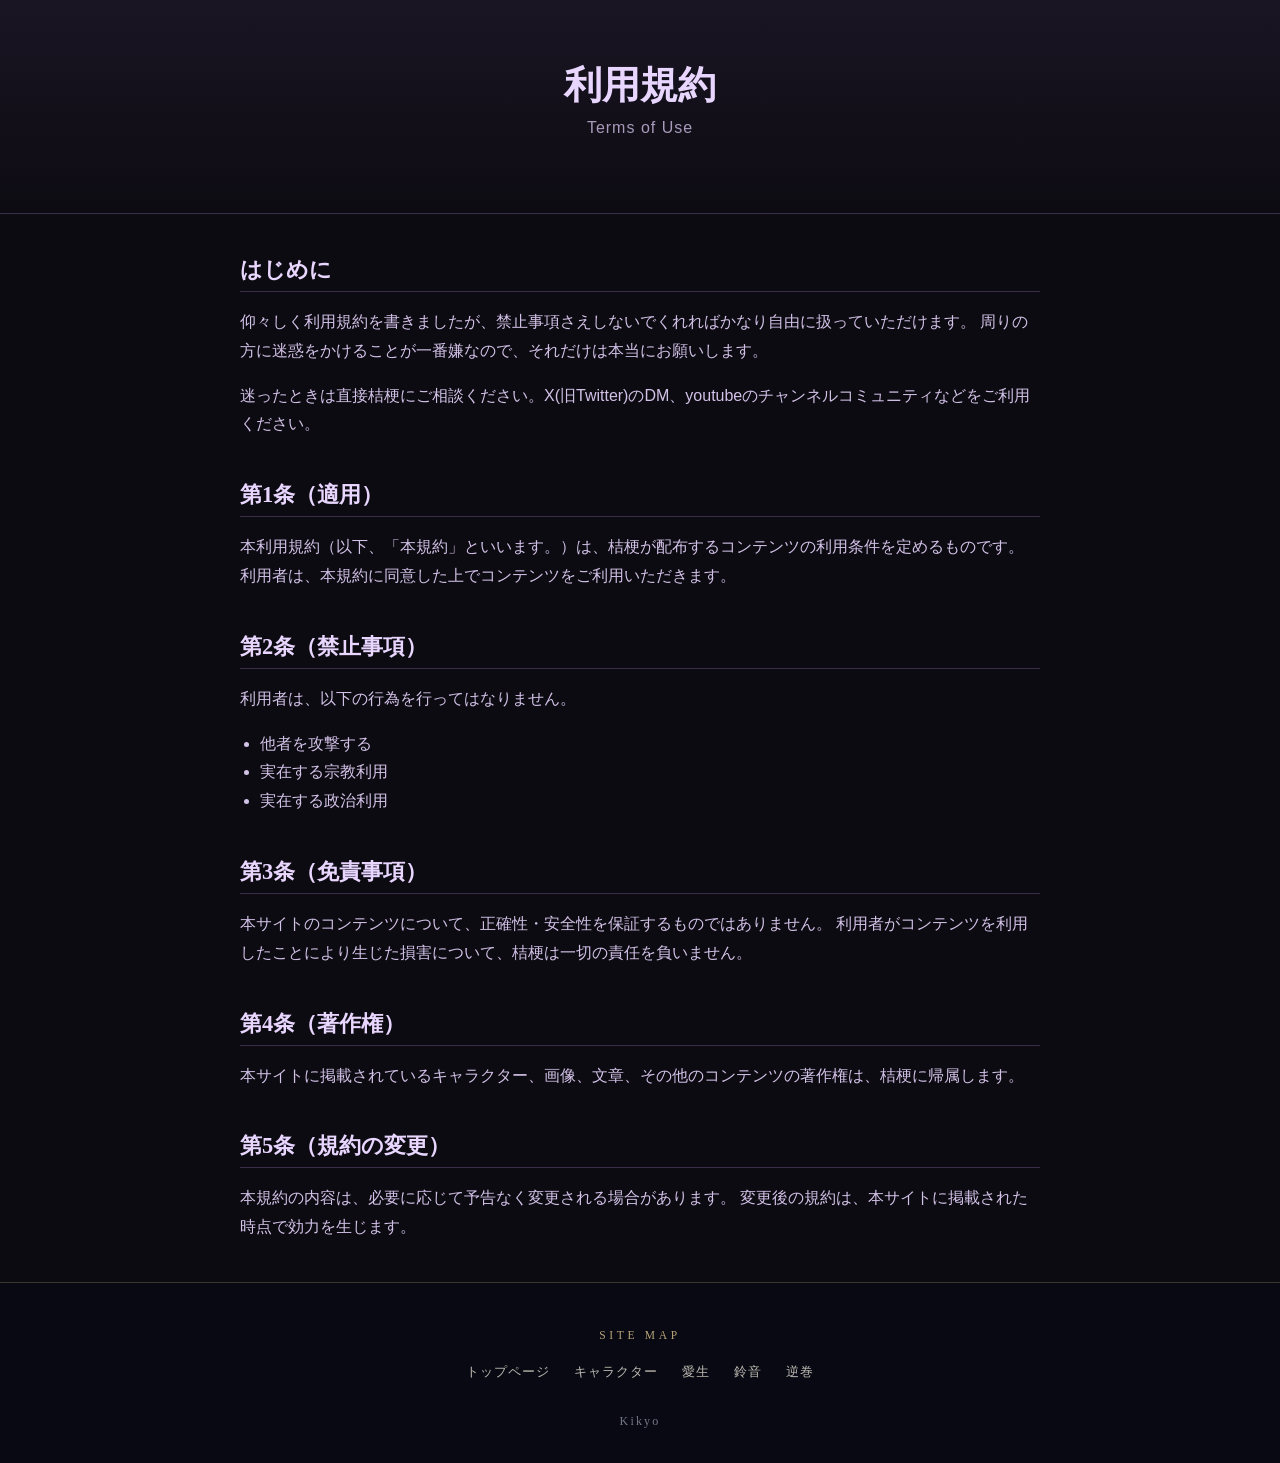
<file: rule.html>
<!DOCTYPE html>
<html lang="ja">
<head>
    <meta charset="UTF-8">
    <meta name="viewport" content="width=device-width, initial-scale=1.0">
    <title>利用規約-桔梗HP</title>
   <style>body {
    margin: 0;
    background: #0d0b12;
    color: #e8d6ff;
    font-family: "Noto Sans JP", sans-serif;
}

/* ---- ヘッダー ---- */
.header {
    text-align: center;
    padding: 60px 20px;
    background: linear-gradient(180deg, #1a1523, #0d0b12);
    border-bottom: 1px solid #3a2d4a;
}

.header h1 {
    font-family: "Cinzel", serif;
    font-size: 2.4rem;
    margin: 0;
}

.subtitle {
    margin-top: 8px;
    opacity: 0.7;
    letter-spacing: 1px;
}

/* ---- 本文 ---- */
.terms-container {
    max-width: 800px;
    margin: 40px auto;
    padding: 0 20px;
}

.terms-block {
    margin-bottom: 40px;
}

.terms-block h2 {
    font-family: "Cinzel", serif;
    font-size: 1.4rem;
    border-bottom: 1px solid #3a2d4a;
    padding-bottom: 6px;
    margin-bottom: 15px;
}

.terms-block p,
.terms-block ul {
    line-height: 1.8;
    opacity: 0.9;
}

.terms-block ul {
    padding-left: 20px;
}

/* ---- フッター ---- */
.footer {
    position: relative;
    z-index: 1;
    padding: 46px 24px 34px;
    border-top: 1px solid rgba(184, 164, 119, 0.28);
    background: rgba(6, 9, 20, 0.72);
    text-align: center;
}

.back {
    color: #e8d6ff;
    text-decoration: none;
    border-bottom: 1px solid #e8d6ff;
    padding-bottom: 2px;
}

.site-map-title {
    margin: 0 0 18px;
    color: #b8a477;
    font-family: Georgia, "Times New Roman", serif;
    font-size: 0.72rem;
    font-weight: 400;
    letter-spacing: 0.32em;
}

.site-map {
    display: flex;
    flex-wrap: wrap;
    justify-content: center;
    gap: 8px 24px;
    max-width: 760px;
    margin: 0 auto 28px;
    padding: 0;
    list-style: none;
}

.site-map a {
    display: inline-block;
    padding: 5px 0;
    border-bottom: 0;
    color: rgba(241, 236, 223, 0.78);
    font-size: 0.8rem;
    letter-spacing: 0.08em;
    text-decoration: none;
    transition: color 180ms ease, transform 180ms ease;
}

.site-map a:hover,
.site-map a:focus-visible {
    color: #f1ecdf;
    transform: translateY(-2px);
}

.site-map a:focus-visible {
    outline: 1px solid #b8a477;
    outline-offset: 4px;
}

.footer-signature {
    margin: 0;
    color: rgba(213, 220, 244, 0.52);
    font-family: Georgia, "Times New Roman", serif;
    font-size: 0.75rem;
    letter-spacing: 0.18em;
}
</style>
</head>
<body>

<header class="header">
    <h1>利用規約</h1>
    <p class="subtitle">Terms of Use</p>
</header>

<main class="terms-container">

    <section class="terms-block">
        <h2>はじめに</h2>
        <p>
            仰々しく利用規約を書きましたが、禁止事項さえしないでくれればかなり自由に扱っていただけます。
            周りの方に迷惑をかけることが一番嫌なので、それだけは本当にお願いします。
        </p>
        <p>
            迷ったときは直接桔梗にご相談ください。X(旧Twitter)のDM、youtubeのチャンネルコミュニティなどをご利用ください。
        </p>
        </section>

    <section class="terms-block">
        <h2>第1条（適用）</h2>
        <p>
            本利用規約（以下、「本規約」といいます。）は、桔梗が配布するコンテンツの利用条件を定めるものです。
            利用者は、本規約に同意した上でコンテンツをご利用いただきます。
        </p>
    </section>

    <section class="terms-block">
        <h2>第2条（禁止事項）</h2>
        <p>利用者は、以下の行為を行ってはなりません。</p>
        <ul>
            <li>他者を攻撃する</li>
            <li>実在する宗教利用</li>
            <li>実在する政治利用</li>
        </ul>
    </section>

    <section class="terms-block">
        <h2>第3条（免責事項）</h2>
        <p>
            本サイトのコンテンツについて、正確性・安全性を保証するものではありません。
            利用者がコンテンツを利用したことにより生じた損害について、桔梗は一切の責任を負いません。
        </p>
    </section>

    <section class="terms-block">
        <h2>第4条（著作権）</h2>
        <p>
            本サイトに掲載されているキャラクター、画像、文章、その他のコンテンツの著作権は、桔梗に帰属します。
        </p>
    </section>

    <section class="terms-block">
        <h2>第5条（規約の変更）</h2>
        <p>
            本規約の内容は、必要に応じて予告なく変更される場合があります。
            変更後の規約は、本サイトに掲載された時点で効力を生じます。
        </p>
    </section>

</main>

<footer class="footer">
    <h2 class="site-map-title">SITE MAP</h2>
    <nav aria-label="サイトマップ">
        <ul class="site-map">
            <li><a href="index.html">トップページ</a></li>
            <li><a href="character.html">キャラクター</a></li>
            <li><a href="meu.html">愛生</a></li>
            <li><a href="suzune.html">鈴音</a></li>
            <li><a href="sakamaki.html">逆巻</a></li>
        </ul>
    </nav>
    <p class="footer-signature">Kikyo</p>
</footer>

</body>
</html>
</file>
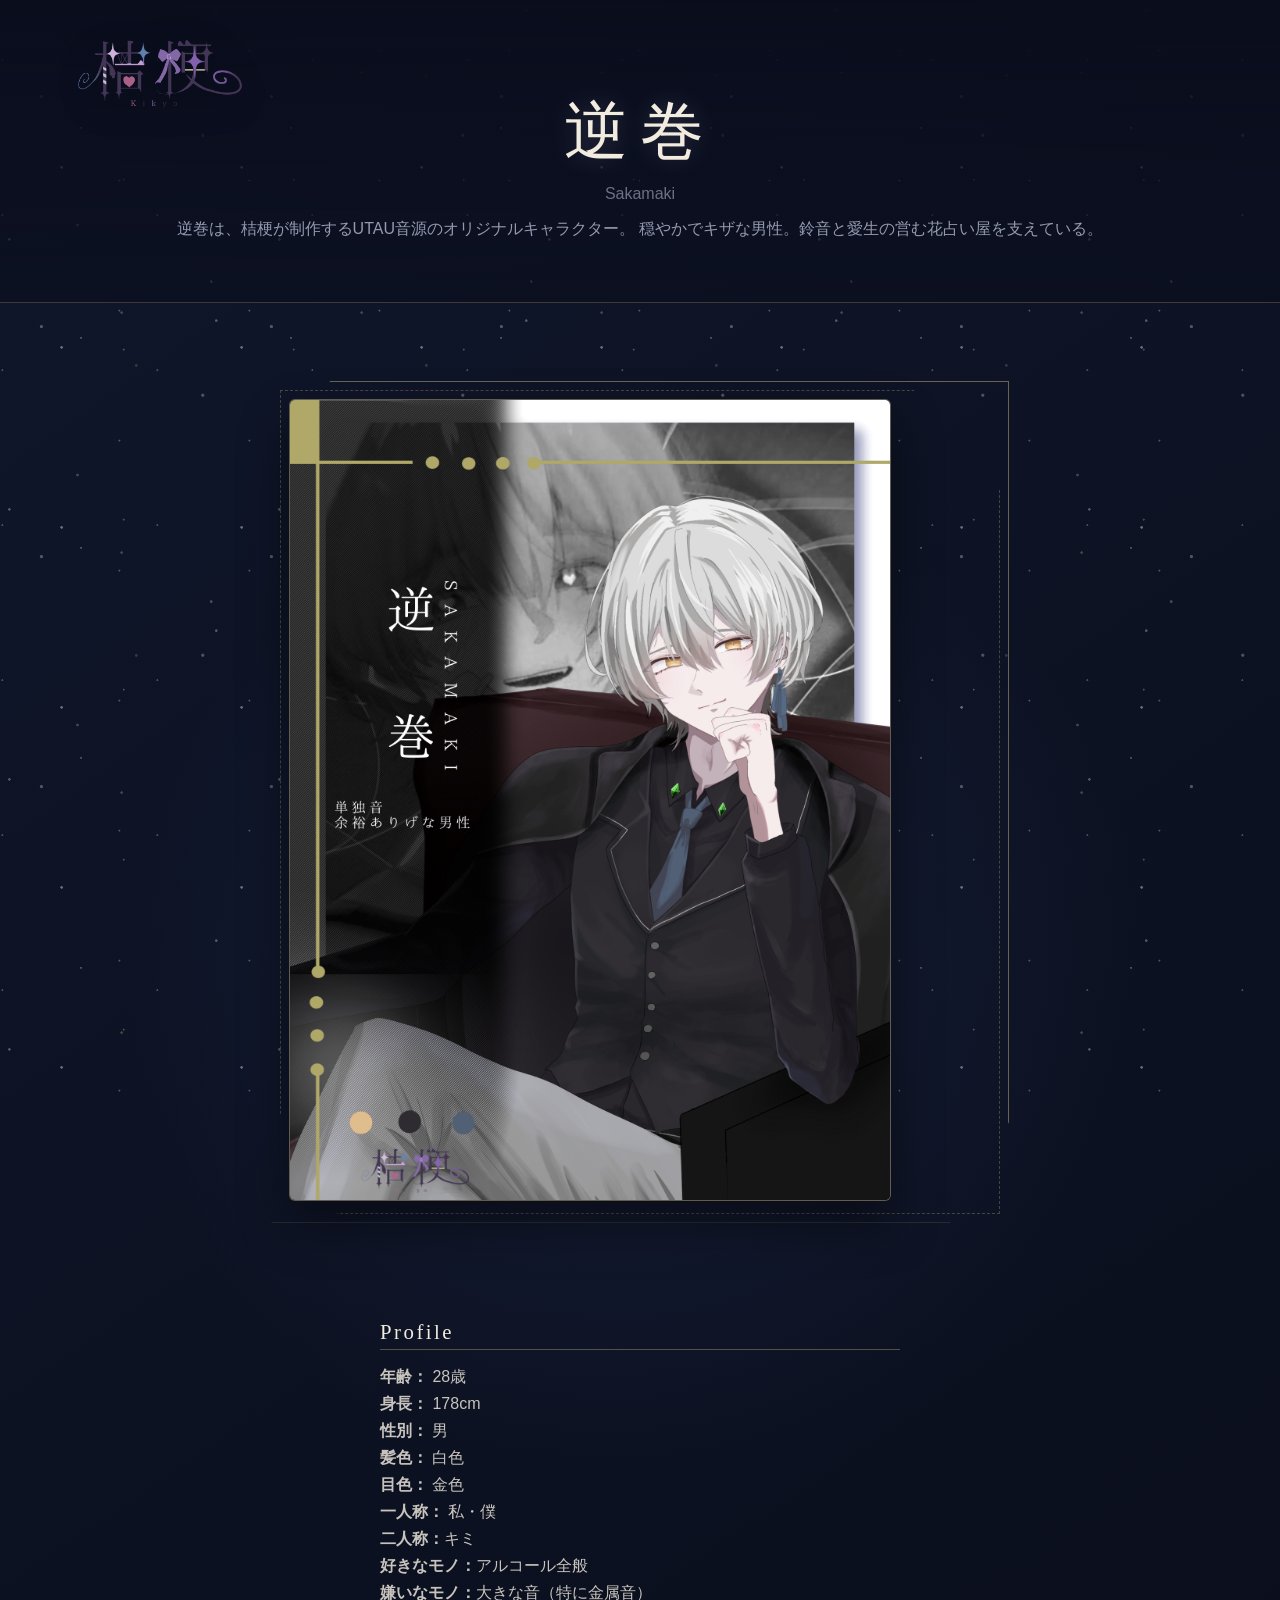
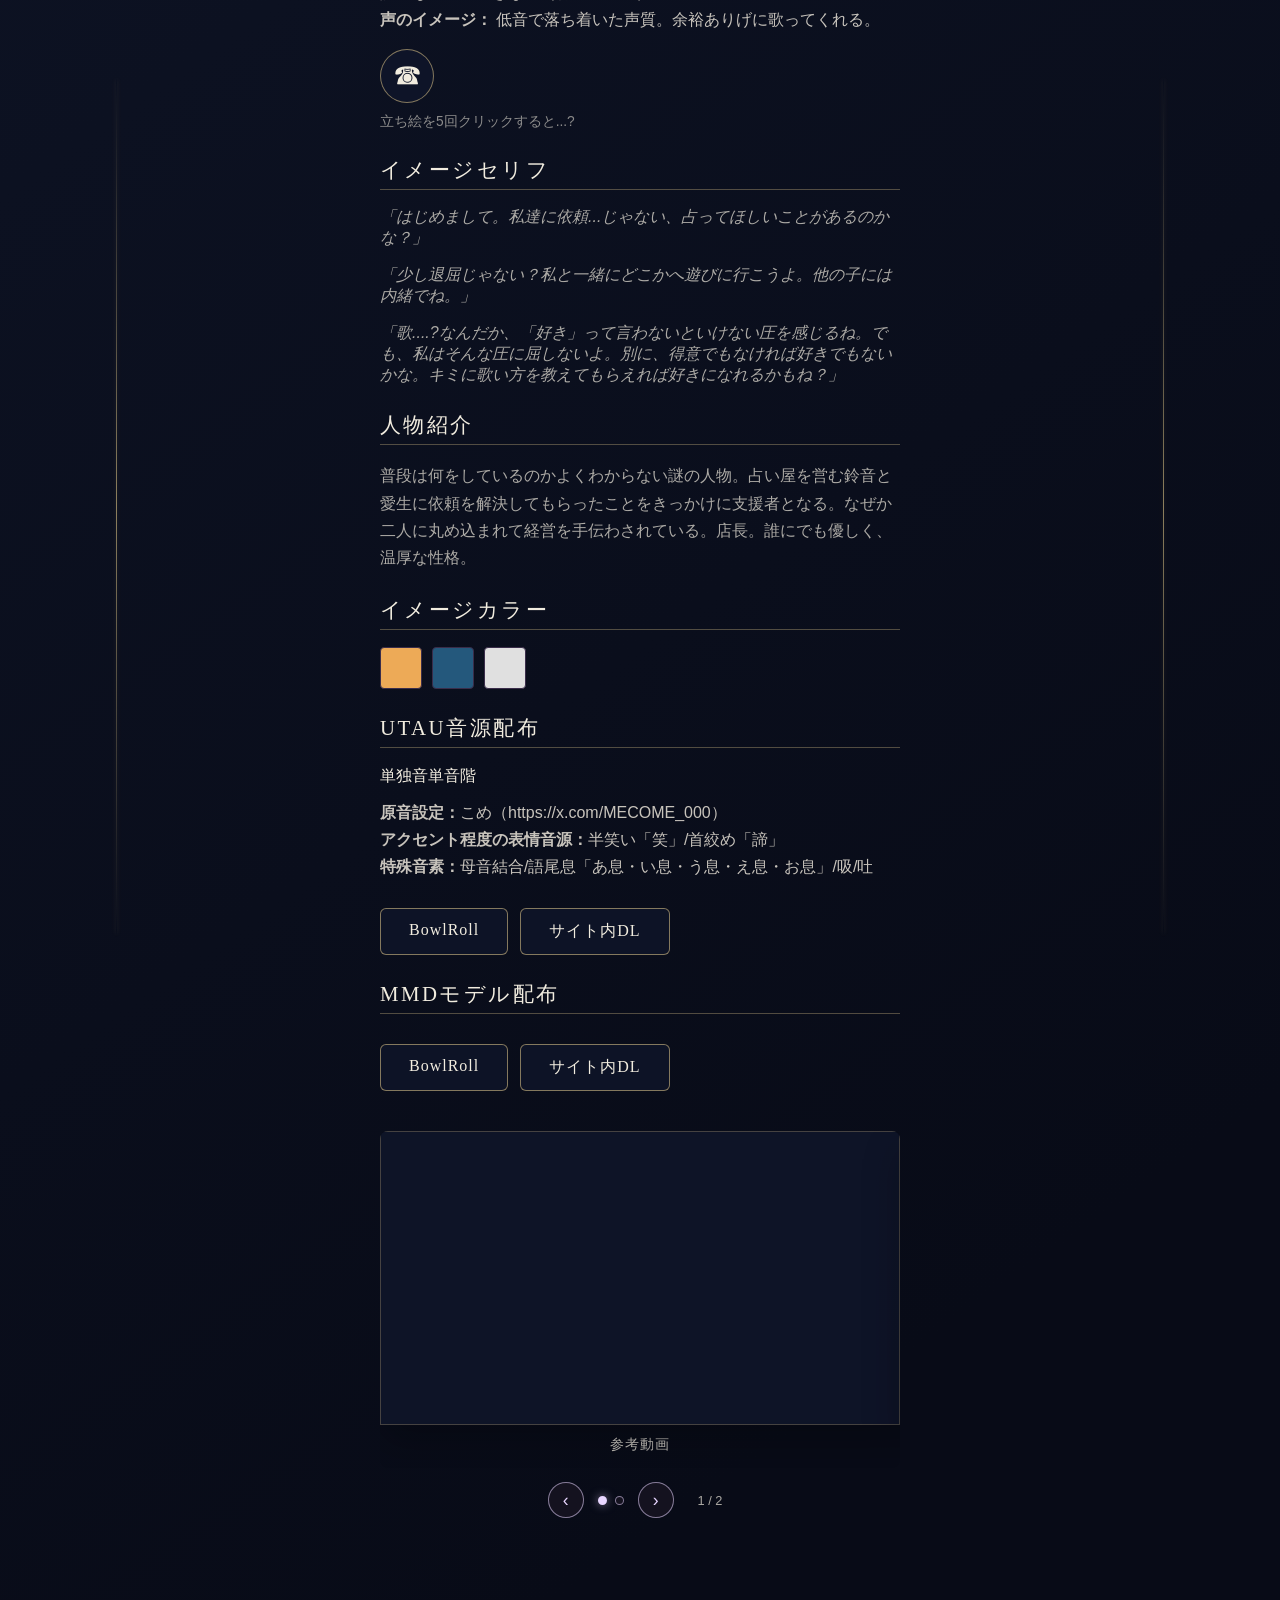
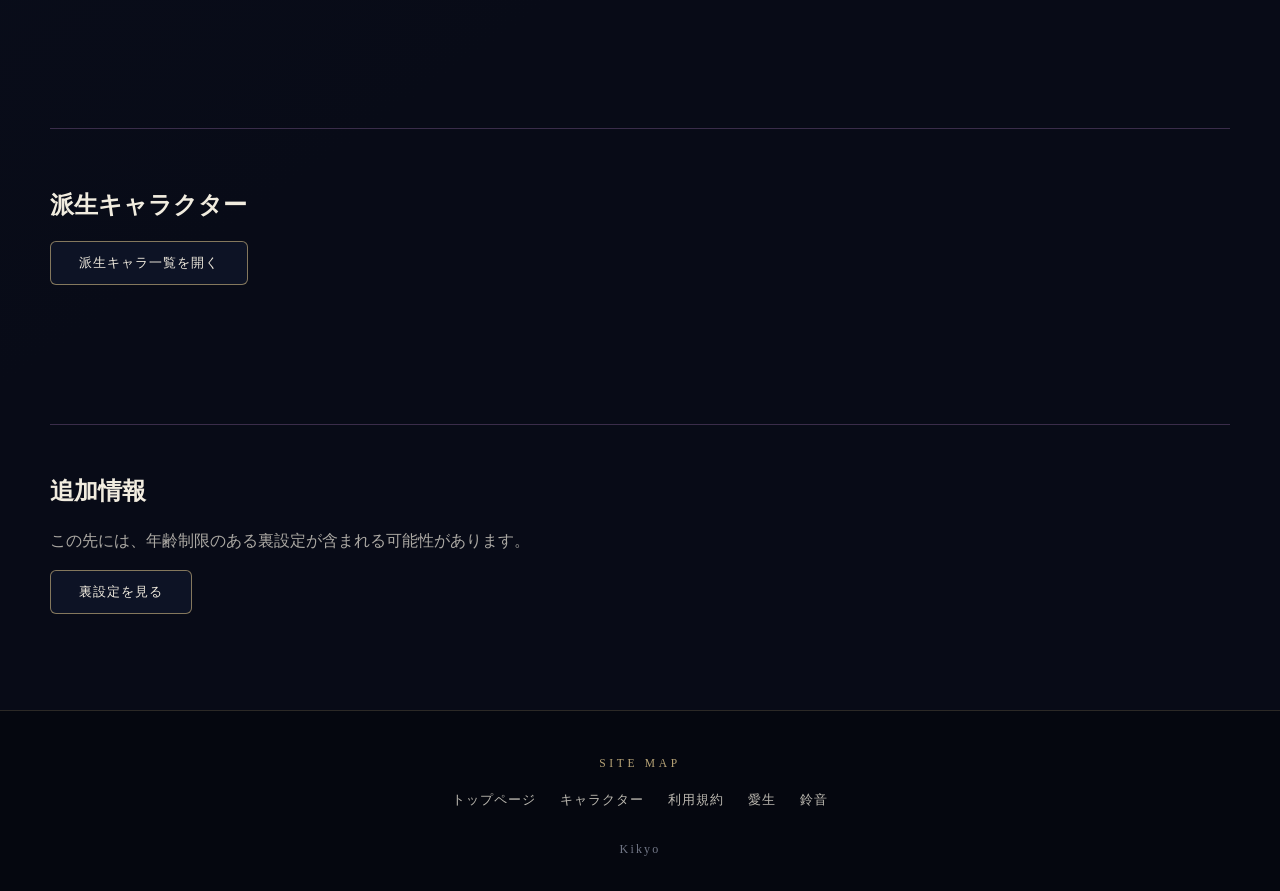
<file: sakamaki.html>
<!DOCTYPE html>
<html lang="ja">
<head>
    <meta charset="UTF-8">
    <meta name="viewport" content="width=device-width, initial-scale=1.0">
    <title>逆巻|花占い屋 - UTAU音源・オリジナルキャラクター</title>
    <meta name="description" content="逆巻（さかまき / Sakamaki）は、桔梗が制作するUTAU音源のオリジナルキャラクターです。プロフィール、性格、ストーリー、設定、派生キャラクター、音源配布情報などを紹介しています。" />
    <link rel="stylesheet" href="character.css">

     <!-- OGP -->
    <meta property="og:title" content="逆巻｜花占い屋 - UTAU音源・オリジナルキャラクター">
    <meta
        property="og:description"
        content="桔梗が制作するUTAU音源・オリジナルキャラクター「逆巻」のプロフィール、設定、ストーリー、音源配布情報などを紹介しています。"
    >
    <meta property="og:type" content="profile">
    <meta property="og:url" content="https://kikyoxxx.github.io/KikoyXxX.github.io/sakamaki.html">
    <meta property="og:image" content="https://kikyoxxx.github.io/KikoyXxX.github.io/sakamaki.jpeg">
    <meta property="og:site_name" content="花占い屋">
    <meta property="og:locale" content="ja_JP">

    <!-- X -->
    <meta name="twitter:card" content="summary_large_image">
    <meta name="twitter:title" content="逆巻｜花占い屋 - UTAU音源・オリジナルキャラクター">
    <meta
        name="twitter:description"
        content="桔梗が制作するUTAU音源・オリジナルキャラクター「逆巻」のプロフィール、設定、ストーリー、音源配布情報などを紹介しています。"
    >
    <meta name="twitter:image" content="https://kikyoxxx.github.io/KikoyXxX.github.io/sakamaki.jpeg">

    <script type="application/ld+json">
{
  "@context": "https://schema.org",
  "@type": "Person",
  "name": "逆巻",
  "alternateName": "Sakamaki",
  "description": "桔梗が制作するUTAU音源のオリジナルキャラクター。",
  "url": "https://kikyoxxx.github.io/KikoyXxX.github.io/sakamaki.html",
  "image": "https://kikyoxxx.github.io/KikoyXxX.github.io/sakamaki.jpeg",
  "creator": {
    "@type": "Person",
    "name": "桔梗"
  }
}
</script>
</head>
<body class="SM">
    <script>
        window.addEventListener('load', () => {
    document.body.classList.add('loaded');
});

    </script>

<header class="header">
    <h1>
        <span translate="no" class="notranslate">逆巻</span>
    </h1>
    <p class="subtitle">
        <span translate="no" class="notranslate">Sakamaki</span>
    </p>
    <p class="character-introduction">
    逆巻は、桔梗が制作するUTAU音源のオリジナルキャラクター。
    穏やかでキザな男性。鈴音と愛生の営む花占い屋を支えている。
</p>
  <div class="brand parallax layer-logo" onclick="location.href='index.html'">
      <img class="brandLogo" src="./logo.png" alt="KOTO" decoding="async" />
    </div>
</header>

<section class="profile">
    <div class="image-box">
        <img src="sakamaki.jpeg" alt="逆巻の紹介画像">
    </div>

    <div class="info-box">
        <h2>Profile</h2>
        <ul>
            <li><strong>年齢：</strong> 28歳</li>
            <li><strong>身長：</strong> 178cm</li>
            <li><strong>性別：</strong> 男</li>
            <li><strong>髪色：</strong> 白色</li>
            <li><strong>目色：</strong> 金色</li>
            <li><strong>一人称：</strong> 私・僕</li>
            <li><strong>二人称：</strong>キミ</li>
            <li><strong>好きなモノ：</strong>アルコール全般</li>
            <li><strong>嫌いなモノ：</strong>大きな音（特に金属音）</li>
            <li><strong>声のイメージ：</strong> 低音で落ち着いた声質。余裕ありげに歌ってくれる。</li>
        </ul>

        <div class="character-gimmick-controls">
            <button type="button" class="download-btn call-character-btn" data-call-character aria-label="逆巻に電話をかける" title="逆巻に電話をかける">☎</button>
            <p class="gimmick-hint">立ち絵を5回クリックすると...?</p>
        </div>

        <h2>イメージセリフ</h2>
        <p class="catch">「はじめまして。私達に依頼...じゃない、占ってほしいことがあるのかな？」</p>
        <p class="catch">「少し退屈じゃない？私と一緒にどこかへ遊びに行こうよ。他の子には内緒でね。」</p>
        <p class="catch">「歌....?なんだか、「好き」って言わないといけない圧を感じるね。でも、私はそんな圧に屈しないよ。別に、得意でもなければ好きでもないかな。キミに歌い方を教えてもらえれば好きになれるかもね？」</p>

 


        <h2>人物紹介</h2>
        <p class="story">
            普段は何をしているのかよくわからない謎の人物。占い屋を営む鈴音と愛生に依頼を解決してもらったことをきっかけに支援者となる。なぜか二人に丸め込まれて経営を手伝わされている。店長。誰にでも優しく、温厚な性格。
        </p>

        <h2>イメージカラー</h2>
        <div class="palette">
            <span class="color" style="background:#edaa57;"></span>
            <span class="color" style="background:#24587c;"></span>
            <span class="color" style="background:#e0e0e0;"></span>
        </div>

          <h2>UTAU音源配布</h2>
          <ul>
          <p>単独音単音階</p>
          <li><strong>原音設定：</strong>こめ（https://x.com/MECOME_000）</li>
          <li><strong>アクセント程度の表情音源：</strong>半笑い「笑」/首絞め「諦」</li>
          <li><strong>特殊音素：</strong>母音結合/語尾息「あ息・い息・う息・え息・お息」/吸/吐</li>
          </ul>
        <div class="download-btn-box">
    <a href="https://bowlroll.net/file/355178" class="download-btn">BowlRoll</a>
    <a href="https://github.com/KikyoXxX/KikoyXxX.github.io/releases/download/download/sakamaki_utau.zip" class="download-btn local-download" download>サイト内DL</a>
</div>
        <h2>MMDモデル配布</h2>
                <div class="download-btn-box">
         <a href="https://bowlroll.net/file/355179" class="download-btn">BowlRoll</a>
         <a href="https://github.com/KikyoXxX/KikoyXxX.github.io/releases/download/download/sakamaki_mmd_ver2.zip" class="download-btn local-download" download>サイト内DL</a>
        </div>
         <div class="video-wrapper" data-video-reel tabindex="0">
            <div class="video-reel-viewport">
                <div class="video-reel-track">
                    <article class="video-reel-slide" data-reel-slide>
                        <div class="video-frame">
                            <iframe
                                src="https://www.youtube.com/embed/lLO4s6hBMZs"
                                title="逆巻の参考動画"
                                frameborder="0"
                                allowfullscreen>
                            </iframe>
                            
                        </div>
                        
                        <p class="video-caption">参考動画</p>
                    </article>
                    <article class="video-reel-slide" data-reel-slide>
                        <div class="video-frame">
                            <iframe
                                src="https://www.youtube.com/embed/rc4F6D9KTjE?si=orXIzBX4fXYSudjJ" 
                                title="逆巻の参考動画"
                                frameborder="0"
                                allowfullscreen>
                            </iframe>
                            
                        </div>
                        
                        <p class="video-caption">参考動画</p>
                    </article>
                </div>
            </div>
            <div class="video-reel-controls" aria-label="参考動画の切り替え">
                <button type="button" class="video-reel-button" data-reel-prev aria-label="前の動画">&#8249;</button>
                <div class="video-reel-dots" data-reel-dots role="tablist" aria-label="動画一覧"></div>
                <button type="button" class="video-reel-button" data-reel-next aria-label="次の動画">&#8250;</button>
                <p class="video-reel-counter" data-reel-counter aria-live="polite"></p>
            </div>
        </div>

    </div>

    <section class="append-section" style="margin-top: 80px; padding-top: 40px; border-top: 1px solid #3a2d4a;">
        <h2>派生キャラクター</h2>
     
                <button type="button" class="download-btn append-toggle" aria-expanded="false" aria-controls="append-content">派生キャラ一覧を開く</button>

                <div id="append-content" hidden>
                    <div class="append-tabs" role="tablist">
            <button type="button" class="append-tab" role="tab" aria-selected="true" aria-controls="append-01" data-append-tab="append-01">鬼</button>
          
        
                    </div>

        <div id="append-01" class="append-panel" role="tabpanel" style="margin-top: 30px;" data-append-panel>
            <div class="append-profile" style="display: flex; gap: 40px; align-items: flex-start; flex-wrap: wrap;">
               

                <div class="append-info" style="flex: 1 1 320px; max-width: 500px;">

                     <div class="video-wrapper" data-video-reel tabindex="0">
                        <div class="video-reel-viewport">
                           
                                <article class="video-reel-slide" data-reel-slide>
                                    <div class="video-frame">
                                        <iframe
                                            src="https://www.youtube.com/embed/-6LlLSvNJPw?si=Z1YnL2h2XIijzFyk" 
                                            title="逆巻の初出現動画"
                                            frameborder="0"
                                            allowfullscreen>
                                        </iframe>
                                    </div>
                                    <p class="video-caption">初出現した動画</p>
                                </article>
                            
                        </div>
                        
                    </div>
                    <h3 style="font-family: 'Cinzel', serif; border-bottom: 1px solid #3a2d4a; padding-bottom: 5px;">生態</h3>
                    <ul style="list-style: none; padding: 0; margin: 10px 0;">
                        <li><strong>名前：</strong>逆巻</li>
                        <li><strong>種族：</strong>鬼</li>
                        <li><strong>年齢：</strong>619歳</li>
                        <li><strong>身長：</strong>188cm</li>
                        <li><strong>性別：</strong>男性</li>
                        <li><strong>一人称：</strong>私</li>
                        <li><strong>二人称：</strong>お前</li>
                        <li><strong>好きなモノ：</strong>酒</li>
                        <li><strong>嫌いなモノ：</strong>自分より高位の生物</li>
                    </ul>

                    <h3 style="font-family: 'Cinzel', serif; border-bottom: 1px solid #3a2d4a; padding-bottom: 5px;">イメージセリフ</h3>
                    <p class="catch">「あれ、珍しい。こんなところに人間がいるなんて。迷い込んできたの？可哀そうだね。私が飼ってやろうか？ちょうど人を飼ってみたいと思っていたんだ。」</p>
                    <p class="catch">「美味しそうだし、食べちゃってもいいかな？...冗談だよ。まだ食べないよ。」</p>
                    <p class="catch">「私に歌を歌えと命令しているの？何言ってるんだ、お前。今すぐに喰い殺されたいのか？」</p>

                  

                    <h3 style="font-family: 'Cinzel', serif; border-bottom: 1px solid #3a2d4a; padding-bottom: 5px; margin-top: 25px;">ストーリー</h3>
                    <p class="story">鬼だった世界戦の逆巻。常に飲酒しているので酒臭い。悠々自適に鬼生を楽しんでいる傲慢で自由な男。人間を愛玩動物として可愛がっているが、逆らってきた奴は食べちゃう怖い鬼。雷を操れる。</p>

                    

                   
                </div>
            </div>
        </div>

       
    </section>

            <section class="secret-section" aria-labelledby="secret-title">
                <h2 id="secret-title">追加情報</h2>
                <p class="story">この先には、年齢制限のある裏設定が含まれる可能性があります。</p>
                <button type="button" class="download-btn secret-toggle" aria-expanded="false" aria-controls="age-check">裏設定を見る</button>

                <div id="age-check" class="age-check" role="dialog" aria-modal="true" aria-labelledby="age-check-title" hidden>
                    <div class="age-check-dialog">
                        <h3 id="age-check-title">年齢確認</h3>
                        <p>この先の内容は、18歳未満の方には適さない表現を含む可能性があります。</p>
                        <p>あなたは18歳以上ですか？</p>
                        <div class="age-check-actions">
                            <button type="button" class="download-btn secret-confirm">はい、18歳以上です</button>
                            <button type="button" class="download-btn age-check-cancel">戻る</button>
                        </div>
                    </div>
                </div>

                <div id="secret-content" class="secret-content" hidden>
                    <h3>以下の情報は非公式情報として扱います。</h3>

                    <p class="story">傲慢で我儘な自我と異常な支配欲を理性と道徳心でギリギリ押さえつけて物腰穏やかを装っているだけの男。無自覚の愛着障害を抱えている。どれだけ愛されても満たされないので、不特定多数と親しい繋がりを求める。逆巻は多くの人と繋がりを持とうとするが、相手には自分が一番であって欲しいと願う自己中心的な性格。気に入った相手には大変優しい。しかし、相手に拒絶的な態度を取られると密やかと不安になり、束縛が激しくなる。地の果てまで追い回す。彼に優しくされたということは、既にターゲットとしてロックオンされたことの裏返しだ。容姿や立場などで相手を選ぶことなく無条件でロックオンするため、「だれにでも優しい人」と評されるだけ。</p>
                    <p class="story">食器と金属製のカトラリーが擦れる音が苦手だ。逆巻は、日本生まれ海外育ちの裕福な家系出身で、幼少期からマナーを躾けられてきた。音を立てると、父に怒られたことを思い出し、気分が悪くなる。相手がだれであろうと、上から目線で物を言われることが不愉快だ。また、騒音は自分以外から発するものであり、制御できないという部分も気に食わない。</p>
                    </p>
                    <p class="story">逆巻の性的嗜好は老若男女を問わない。また、相手からの愛を強く感じられるからという理由で、性行為を好む。一度、相手の申し出から受けをやろうとしたが、いざ覆い被された時に物凄く不快になったため、押し退けて形勢逆転をしたくらいには攻めを好む。主導権を握られることを嫌う、生粋の支配欲。プライドも高い。</p>
                    <h3>メタ情報</h3>
                    <p class="story">逆巻の配布日は2026/06/19です。いつ配布しようかな～と考えていたところ、たまたま6/19が太宰治の誕生日兼命日だったため、この日に合わせたいと思いました。世界を俯瞰してるように見えて、物凄く人間らしい汚い性質を持っているのが良いなぁ～と思ったため、少しそこに重ねてみています。</p>
                    <p class="story">「さかまき」と名前を付けた理由は、SとMを入れたかったからです。前からいた自音源が「すずね」と「めう」だったので、そこの2人のイニシャルから来ています。だから、坂本とかになっていた可能性もあります。性格などは本当に後付けなのですが、穏やかな表層の下に逆巻くような恐ろしい自我があるというのを示唆しているようで私は気に入っています。下の名前は「来（くる）」です。これに関しては、「逆巻来」という字面の面白さで決めました。ただ、発音したときの響きがあまりにも可愛い感じなので本人はあまり名乗りたがりません</p>

                </div>
            </section>
</section>

<footer>
    <h2 class="site-map-title">SITE MAP</h2>
    <nav aria-label="サイトマップ">
        <ul class="site-map">
            <li><a href="index.html">トップページ</a></li>
            <li><a href="character.html">キャラクター</a></li>
            <li><a href="rule.html">利用規約</a></li>
            <li><a href="meu.html">愛生</a></li>
            <li><a href="suzune.html">鈴音</a></li>
        </ul>
    </nav>
    <p class="footer-signature">Kikyo</p>
</footer>

<script src="character-gimmick.js"></script>

<script>

</script>

</body>
</html>
</file>
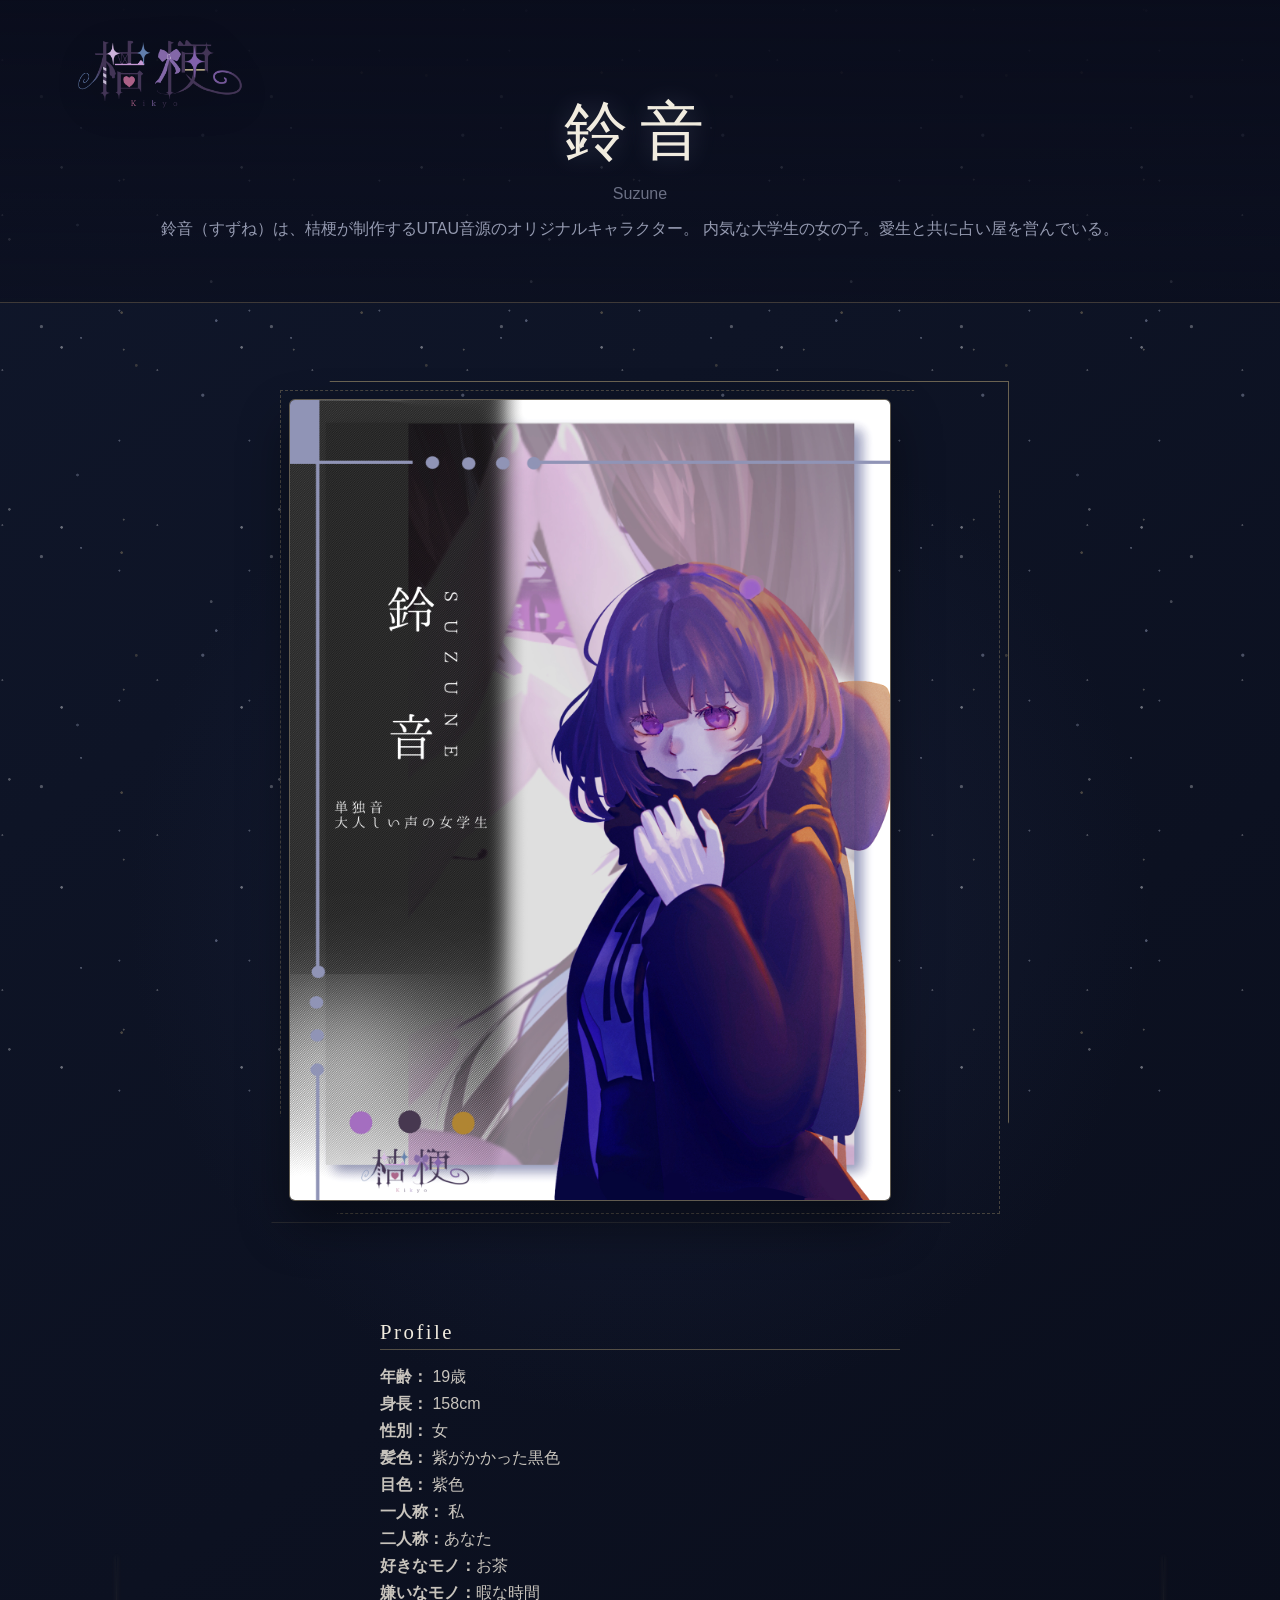
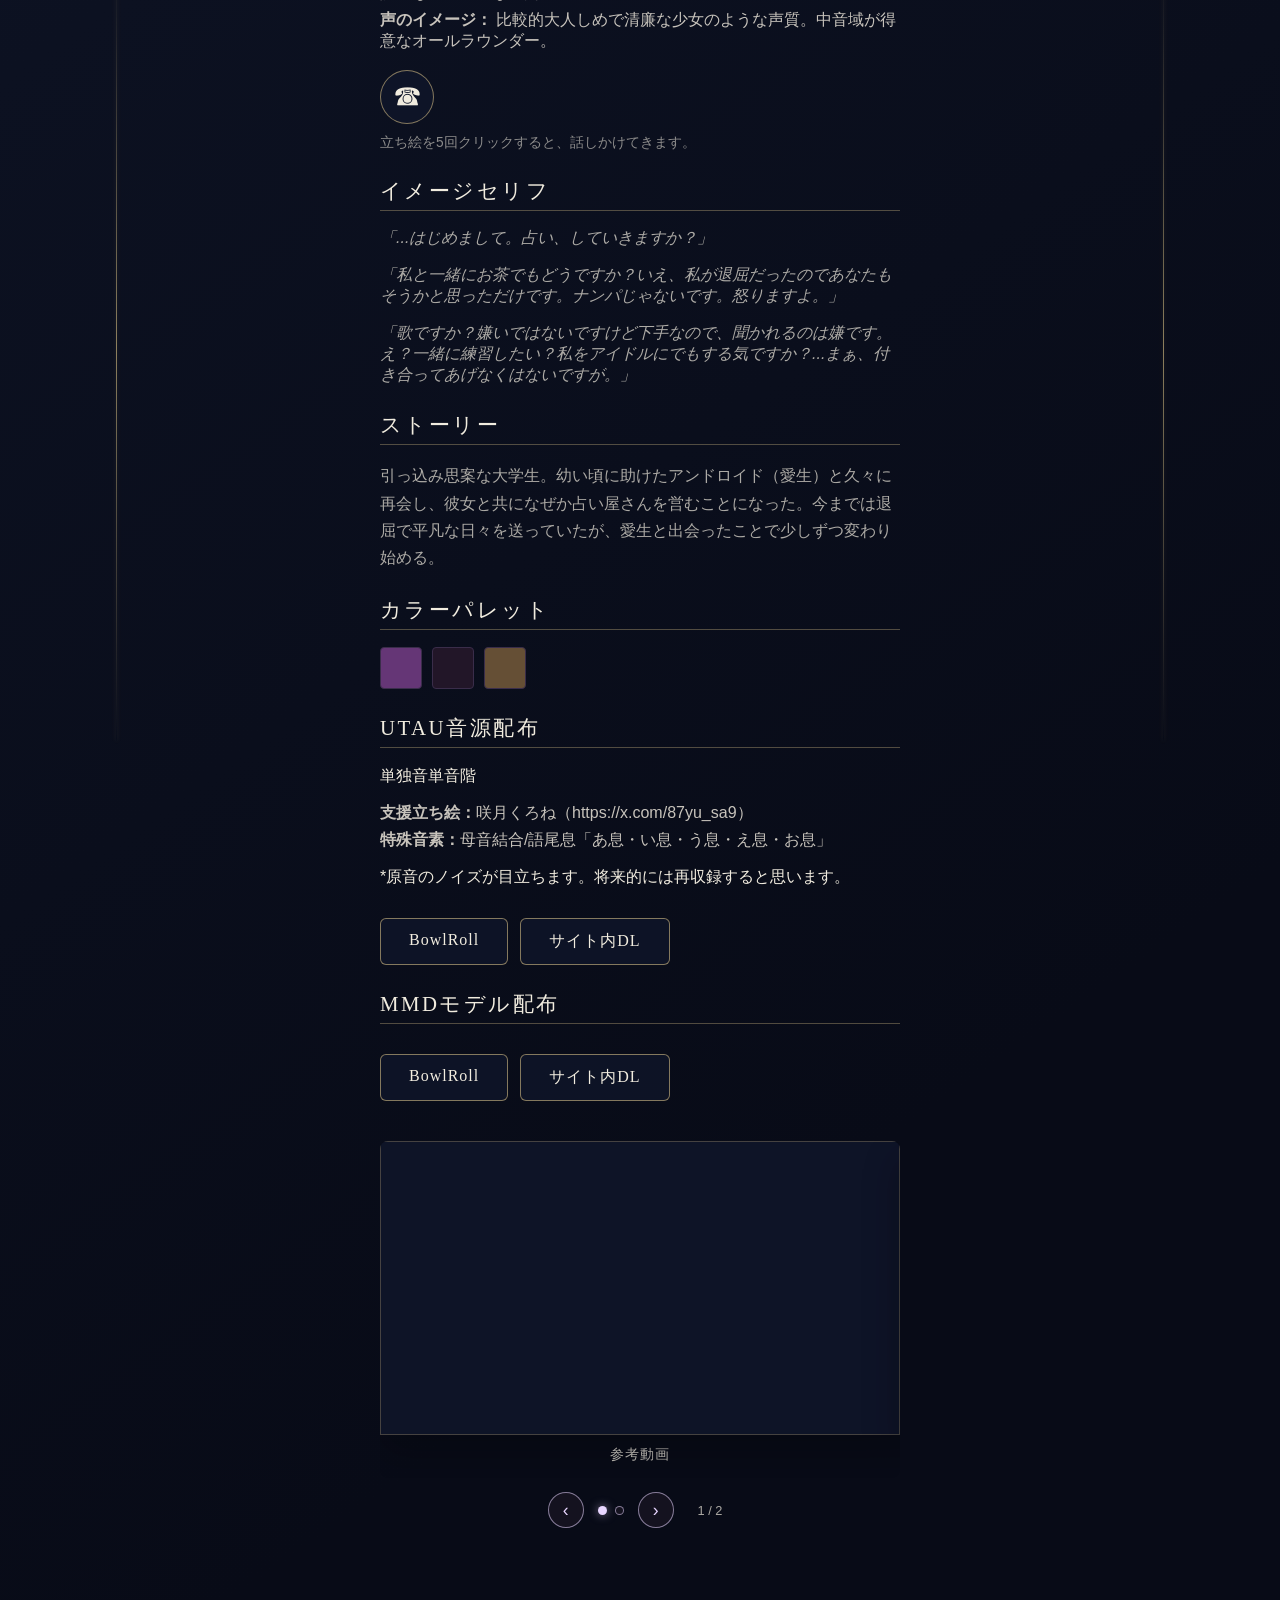
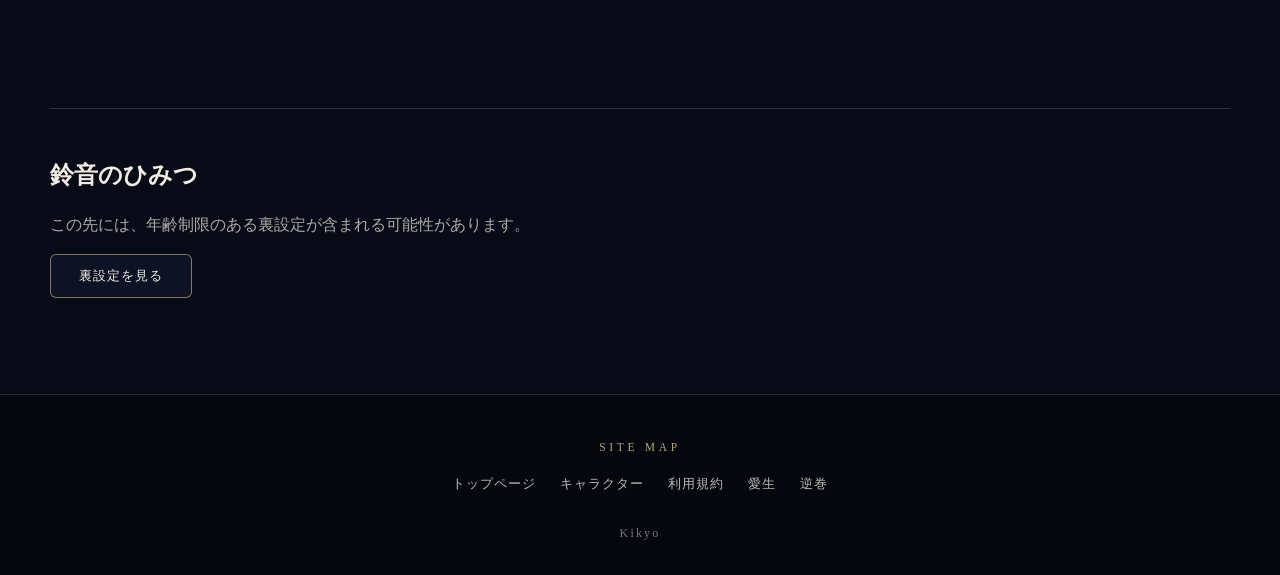
<file: suzune.html>
<!DOCTYPE html>
<html lang="ja">
<head>
    <meta charset="UTF-8">
    <meta name="viewport" content="width=device-width, initial-scale=1.0">
    <title>鈴音|花占い屋 - UTAU音源・オリジナルキャラクター</title>
     <meta name="description" content="管理者:桔梗の創作物をまとめた総合公式HPです。UTAU音源キャラクター「鈴音」を紹介しています。" />
    <link rel="stylesheet" href="character.css">
     <!-- OGP -->
    <meta property="og:title" content="鈴音｜花占い屋 - UTAU音源・オリジナルキャラクター">
    <meta
        property="og:description"
        content="桔梗が制作するUTAU音源・オリジナルキャラクター「鈴音」のプロフィール、設定、ストーリー、音源配布情報などを紹介しています。"
    >
    <meta property="og:type" content="profile">
    <meta property="og:url" content="https://kikyoxxx.github.io/KikoyXxX.github.io/suzune.html">
    <meta property="og:image" content="https://kikyoxxx.github.io/KikoyXxX.github.io/suzune.jpeg">
    <meta property="og:site_name" content="花占い屋">
    <meta property="og:locale" content="ja_JP">

    <!-- X -->
    <meta name="twitter:card" content="summary_large_image">
    <meta name="twitter:title" content="鈴音｜花占い屋 - UTAU音源・オリジナルキャラクター">
    <meta
        name="twitter:description"
        content="桔梗が制作するUTAU音源・オリジナルキャラクター「鈴音」のプロフィール、設定、ストーリー、音源配布情報などを紹介しています。"
    >
    <meta name="twitter:image" content="https://kikyoxxx.github.io/KikoyXxX.github.io/suzune.jpeg">

    <script type="application/ld+json">
{
  "@context": "https://schema.org",
  "@type": "Person",
  "name": "鈴音",
  "alternateName": "Suzune",
  "description": "桔梗が制作するUTAU音源のオリジナルキャラクター。",
  "url": "https://kikyoxxx.github.io/KikoyXxX.github.io/suzune.html",
  "image": "https://kikyoxxx.github.io/KikoyXxX.github.io/suzune.jpeg",
  "creator": {
    "@type": "Person",
    "name": "桔梗"
  }
}
</script>
</head>
<body class="S">
    <script>
        window.addEventListener('load', () => {
    document.body.classList.add('loaded');
});

    </script>

<header class="header">
    <h1>鈴音</h1>
    <p class="subtitle">Suzune</p>
    <p class="character-introduction">
    鈴音（すずね）は、桔梗が制作するUTAU音源のオリジナルキャラクター。
    内気な大学生の女の子。愛生と共に占い屋を営んでいる。
</p>
  <div class="brand parallax layer-logo" onclick="location.href='index.html'">
      <img class="brandLogo" src="./logo.png" alt="KOTO" decoding="async" />
    </div>
</header>

<section class="profile">
    <div class="image-box">
        <img src="suzune.jpeg" alt="Character Image">
    </div>

    <div class="info-box">
        <h2>Profile</h2>
        <ul>
            <li><strong>年齢：</strong> 19歳</li>
            <li><strong>身長：</strong> 158cm</li>
            <li><strong>性別：</strong> 女</li>
            <li><strong>髪色：</strong> 紫がかかった黒色</li>
            <li><strong>目色：</strong> 紫色</li>
            <li><strong>一人称：</strong> 私</li>
            <li><strong>二人称：</strong>あなた</li>
            <li><strong>好きなモノ：</strong>お茶</li>
            <li><strong>嫌いなモノ：</strong>暇な時間</li>
            <li><strong>声のイメージ：</strong> 比較的大人しめで清廉な少女のような声質。中音域が得意なオールラウンダー。</li>
        </ul>

        <div class="character-gimmick-controls">
            <button type="button" class="download-btn call-character-btn" data-call-character aria-label="鈴音に電話をかける" title="鈴音に電話をかける">☎</button>
            <p class="gimmick-hint">立ち絵を5回クリックすると、話しかけてきます。</p>
        </div>

        <h2>イメージセリフ</h2>
        <p class="catch">「...はじめまして。占い、していきますか？」</p>
        <p class="catch">「私と一緒にお茶でもどうですか？いえ、私が退屈だったのであなたもそうかと思っただけです。ナンパじゃないです。怒りますよ。」</p>
        <p class="catch">「歌ですか？嫌いではないですけど下手なので、聞かれるのは嫌です。え？一緒に練習したい？私をアイドルにでもする気ですか？...まぁ、付き合ってあげなくはないですが。」</p>

          
    


        <h2>ストーリー</h2>
        <p class="story">
            引っ込み思案な大学生。幼い頃に助けたアンドロイド（愛生）と久々に再会し、彼女と共になぜか占い屋さんを営むことになった。今までは退屈で平凡な日々を送っていたが、愛生と出会ったことで少しずつ変わり始める。
        </p>

        <h2>カラーパレット</h2>
        <div class="palette">
            <span class="color" style="background:#653676;"></span>
            <span class="color" style="background:#221628;"></span>
            <span class="color" style="background:#654f35;"></span>
        </div>

        <h2>UTAU音源配布</h2>
        <ul>
          <p>単独音単音階</p>
          <li><strong>支援立ち絵：</strong>咲月くろね（https://x.com/87yu_sa9）</li>
          <li><strong>特殊音素：</strong>母音結合/語尾息「あ息・い息・う息・え息・お息」</li>
          <p>*原音のノイズが目立ちます。将来的には再収録すると思います。</p>
          </ul>
            <div class="download-btn-box">
    <a href="https://bowlroll.net/file/307847" class="download-btn">BowlRoll</a>
    <a href="https://github.com/KikyoXxX/KikoyXxX.github.io/releases/download/download/suzune_UTAU.zip" class="download-btn local-download" download>サイト内DL</a>
</div>
<h2>MMDモデル配布</h2>
                <div class="download-btn-box">
         <a href="https://bowlroll.net/file/308230" class="download-btn">BowlRoll</a>
         <a href="https://github.com/KikyoXxX/KikoyXxX.github.io/releases/download/download/suzune_mmd_ver2.zip" class="download-btn local-download" download>サイト内DL</a>
        </div>

         <div class="video-wrapper" data-video-reel tabindex="0">
            <div class="video-reel-viewport">
                <div class="video-reel-track">
                    <article class="video-reel-slide" data-reel-slide>
                        <div class="video-frame">
                            <iframe
                                src="https://www.youtube.com/embed/7T6cfm37lZw?si=ydSsKGDvPJYaQRmG"
                                title="鈴音の参考動画"
                                frameborder="0"
                                allowfullscreen>
                            </iframe>
                        </div>
                        <p class="video-caption">参考動画</p>
                    </article>
                     <article class="video-reel-slide" data-reel-slide>
                        <div class="video-frame">
                            <iframe
                               src="https://www.youtube.com/embed/3T3PQml0SBM?si=B-36isL4eM8V1eku"
                                title="鈴音の参考動画"
                                frameborder="0"
                                allowfullscreen>
                            </iframe>
                        </div>
                        <p class="video-caption">参考動画</p>
                    </article>

                   
                </div>
            </div>
            <div class="video-reel-controls" aria-label="参考動画の切り替え">
                <button type="button" class="video-reel-button" data-reel-prev aria-label="前の動画">&#8249;</button>
                <div class="video-reel-dots" data-reel-dots role="tablist" aria-label="動画一覧"></div>
                <button type="button" class="video-reel-button" data-reel-next aria-label="次の動画">&#8250;</button>
                <p class="video-reel-counter" data-reel-counter aria-live="polite"></p>
            </div>
        </div>

    </div>
    

            <section class="secret-section" aria-labelledby="secret-title">
                <h2 id="secret-title">鈴音のひみつ</h2>
                <p class="story">この先には、年齢制限のある裏設定が含まれる可能性があります。</p>
                <button type="button" class="download-btn secret-toggle" aria-expanded="false" aria-controls="age-check">裏設定を見る</button>

                <div id="age-check" class="age-check" role="dialog" aria-modal="true" aria-labelledby="age-check-title" hidden>
                    <div class="age-check-dialog">
                        <h3 id="age-check-title">年齢確認</h3>
                        <p>この先の内容は、18歳未満の方には適さない表現を含む可能性があります。</p>
                        <p>あなたは18歳以上ですか？</p>
                        <div class="age-check-actions">
                            <button type="button" class="download-btn secret-confirm">はい、18歳以上です</button>
                            <button type="button" class="download-btn age-check-cancel">戻る</button>
                        </div>
                    </div>
                </div>

                <div id="secret-content" class="secret-content" hidden>
                    <h3>以下の情報は非公式情報として扱います。</h3>

                    <p class="story">幼少期に親を亡くして、親戚の家で育てられた。迎えてくれた人達はみな優しい人達で、鈴音を歓迎してくれたが、その優しさを申し訳なく感じている。人の気持ちを勝手に推測して傷ついてしまうので、寂しがり屋なのに一人で過ごしている。</p>
                    <p class="story">孤独を感じてしまうのが嫌なので、常に何かで頭を動かして誤魔化したいと思っている。暇になると、嫌なことばかり頭に浮かんできてしまう。</p>
                    <p class="story">愛生は、絶対に自分を裏切らない初めてで唯一の相手だから依存してしまっている。愛生を失うとまた一人に戻ってしまうので、邪魔する可能性がある相手を敵視する。悪感情や寿命をもたないロボットだから安心して愛生を大好きでいられるが、そんな自分が少し嫌い。</p>
                    <p class="story">将来の夢は、愛生に看取られながら穏やかに老衰すること。愛生と再会するまでは、漠然と早く死にたいと思っていたが、今は少しでも長く愛生と楽しく過ごしたいと思っている。</p>
                    <h3>メタ情報</h3>
                    <p class="story">本来は愛生の成長した姿となるキャラクターとしてデザインしました。しかし、どうせなら二人組の方が可愛いと思い、別々の存在になっています。その名残から、二人は似たようなビジュアルをしています。</p>
                    <p class="story">「鈴音」という名前はビジュアルからインスピレーションしました。声もシャリっとしているので、似合っていると思います。ですが、ありきたりな名前なのでせめて名字を付けるべきだったと今は感じています。今後何らかの不都合が出てきた際は、後付けで名字を付与されるかもしれません。</p>
                   
                </div>
            </section>

    
</section>


<footer>
    <h2 class="site-map-title">SITE MAP</h2>
    <nav aria-label="サイトマップ">
        <ul class="site-map">
            <li><a href="index.html">トップページ</a></li>
            <li><a href="character.html">キャラクター</a></li>
            <li><a href="rule.html">利用規約</a></li>
            <li><a href="meu.html">愛生</a></li>
            <li><a href="sakamaki.html">逆巻</a></li>
        </ul>
    </nav>
    <p class="footer-signature">Kikyo</p>
</footer>

<script src="character-gimmick.js"></script>

<script>
    const secretToggle = document.querySelector('.secret-toggle');
    const ageCheck = document.querySelector('#age-check');
    const secretContent = document.querySelector('#secret-content');
    const secretConfirm = document.querySelector('.secret-confirm');
    const ageCheckCancel = document.querySelector('.age-check-cancel');

    secretToggle.addEventListener('click', () => {
        ageCheck.hidden = false;
        secretToggle.setAttribute('aria-expanded', 'true');
    });

    secretConfirm.addEventListener('click', () => {
        ageCheck.hidden = true;
        secretContent.hidden = false;
        secretToggle.hidden = true;
    });

    ageCheckCancel.addEventListener('click', () => {
        ageCheck.hidden = true;
        secretToggle.setAttribute('aria-expanded', 'false');
    });

    const appendToggle = document.querySelector('.append-toggle');
    const appendContent = document.querySelector('#append-content');

    appendToggle.addEventListener('click', () => {
        const isOpen = appendContent.hidden;
        appendContent.hidden = !isOpen;
        appendToggle.setAttribute('aria-expanded', isOpen ? 'true' : 'false');
       
    });

    document.querySelectorAll('[data-append-tab]').forEach((tab) => {
        tab.addEventListener('click', () => {
            const selectedPanel = tab.dataset.appendTab;

            document.querySelectorAll('[data-append-tab]').forEach((item) => {
                item.setAttribute('aria-selected', item === tab ? 'true' : 'false');
            });
            document.querySelectorAll('[data-append-panel]').forEach((panel) => {
                panel.hidden = panel.id !== selectedPanel;
            });
        });
    });
</script>

</body>
</html>
</file>
<file: character.css>
body.M{
    margin: 0;

    color: #e8d6ff;
    font-family: "Noto Sans JP", sans-serif;
     opacity: 0;
    transition: opacity 0.6s ease;
     background: linear-gradient(120deg, #aa1f82, #1f141c, #2472b6);

    background-size: 300% 300%;
    animation: bgmove 20s ease infinite;
}




body.S{
     margin: 0;

    color: #e8d6ff;
    font-family: "Noto Sans JP", sans-serif;
     opacity: 0;
    transition: opacity 0.6s ease;
 background: linear-gradient(120deg, #0d0b12, #1a1523, #6e1097);
   background-size: 300% 300%;
    animation: bgmove 20s ease infinite;
}


body.SM{
     margin: 0;

    color: #e8d6ff;
    font-family: "Noto Sans JP", sans-serif;
     opacity: 0;
    transition: opacity 0.6s ease;
 background: linear-gradient(120deg, #edaa57,#181818 , #24587c);
   background-size: 300% 300%;
    animation: bgmove 20s ease infinite;
}


body.loaded {
    opacity: 1;
}

@keyframes bgmove {
    0% { background-position: 0% 50%; }
    50% { background-position: 100% 50%; }
    100% { background-position: 0% 50%; }
}

/* ---- ヘッダー ---- */
.header {
    text-align: center;
    padding: 60px 20px;
    background: linear-gradient(180deg, #1a1523, #0d0b12);
    border-bottom: 1px solid #3a2d4a;
}

.header h1 {
    font-family: "Cinzel", serif;
    font-size: 2.8rem;
    margin: 0;
}

.subtitle {
    margin-top: 10px;
    opacity: 0.7;
}

/* ---- プロフィール ---- */
.profile {
    display: flex;
    justify-content: center;
    gap: 40px;
    padding: 60px 20px;
    flex-wrap: wrap;
}



.image-box img {
    width: 600px;
    border: 1px solid #3a2d4a;
    border-radius: 6px;
    background: #1a1523;
    margin-right: 100px;

}

/* ---- 情報欄 ---- */
.info-box {
    max-width: 500px;
}

.info-box h2 {
    font-family: "Cinzel", serif;
    border-bottom: 1px solid #3a2d4a;
    padding-bottom: 5px;
    margin-top: 25px;
}

.info-box ul {
    list-style: none;
    padding: 0;
    margin: 10px 0;
}

.info-box li {
    margin: 6px 0;
}

.catch {
    font-style: italic;
    opacity: 0.9;
}

.story {
    line-height: 1.7;
    opacity: 0.9;
}

/* ---- カラーパレット ---- */
.palette {
    display: flex;
    gap: 10px;
    margin-top: 10px;
}

.color {
    width: 40px;
    height: 40px;
    border-radius: 4px;
    border: 1px solid #3a2d4a;
}

/* ---- フッター ---- */
footer {
    position: relative;
    z-index: 1;
    background: #000000;
    text-align: center;
    padding: 46px 24px 34px;
    opacity: 0.7;
    border-top: 1px solid rgba(184, 164, 119, 0.28);
}

.back {
    color: #e8d6ff;
    text-decoration: none;
    border-bottom: 3px solid #e8d6ff;
    padding-bottom: 2px;
}

.site-map-title {
    margin: 0 0 18px;
    color: #b8a477;
    font-family: Georgia, "Times New Roman", serif;
    font-size: 0.72rem;
    font-weight: 400;
    letter-spacing: 0.32em;
}

.site-map {
    display: flex;
    flex-wrap: wrap;
    justify-content: center;
    gap: 8px 24px;
    max-width: 760px;
    margin: 0 auto 28px;
    padding: 0;
    list-style: none;
}

.site-map a {
    display: inline-block;
    padding: 5px 0;
    color: rgba(241, 236, 223, 0.78);
    font-size: 0.8rem;
    letter-spacing: 0.08em;
    text-decoration: none;
    transition: color 180ms ease, transform 180ms ease;
}

.site-map a:hover,
.site-map a:focus-visible {
    color: #f1ecdf;
    transform: translateY(-2px);
}

.site-map a:focus-visible {
    outline: 1px solid #b8a477;
    outline-offset: 4px;
}

.footer-signature {
    margin: 0;
    color: rgba(213, 220, 244, 0.52);
    font-family: Georgia, "Times New Roman", serif;
    font-size: 0.75rem;
    letter-spacing: 0.18em;
}

body.M .site-map a {
    color: rgba(23, 19, 26, 0.72);
}

body.M .site-map a:hover,
body.M .site-map a:focus-visible {
    color: #17131a;
}

body.M .site-map-title {
    color: #765a86;
}

body.M .footer-signature {
    color: rgba(23, 19, 26, 0.52);
}

  .brandLogo { width: min(210px, 70vw); }

  
      .brand {
        position: absolute;
        top: -10px;
        left: 15px;
        pointer-events: auto;
        display: flex;
        align-items: center;
      }

      .brandLogo {
  width: min(270px, 48vw);
        height: auto;
        display: block;
        opacity: 0.96;
        image-rendering: -webkit-optimize-contrast;
        filter: drop-shadow(0 10px 22px rgba(0, 0, 0, 0.42));
        user-select: none;
        -webkit-user-drag: none;
      }



.video-wrapper {
    max-width: 720px;
    margin: 40px auto;
    text-align: center;
}

.video-reel-viewport {
    position: relative;
    overflow: hidden;
    border-radius: 8px;
}

.video-reel-track {
    display: flex;
    transition: transform 0.4s ease;
}

.video-reel-slide {
    flex: 0 0 100%;
    min-width: 0;
}

.video-reel-slide .video-frame {
    border-radius: 0;
}

.video-reel-slide[aria-hidden="true"] iframe {
    pointer-events: none;
}

.video-reel-controls {
    display: flex;
    align-items: center;
    justify-content: center;
    gap: 14px;
    margin-top: 14px;
}

.video-reel-button,
.video-reel-dot {
    border: 1px solid rgba(232, 214, 255, 0.55);
    background: rgba(26, 21, 35, 0.72);
    color: #e8d6ff;
    cursor: pointer;
}

.video-reel-button {
    width: 36px;
    height: 36px;
    padding: 0;
    border-radius: 50%;
    font-size: 1.1rem;
    line-height: 1;
}

.video-reel-button:disabled {
    cursor: default;
    opacity: 0.35;
}

.video-reel-dots {
    display: flex;
    gap: 8px;
}

.video-reel-dot {
    width: 9px;
    height: 9px;
    padding: 0;
    border-radius: 50%;
}

.video-reel-dot[aria-selected="true"] {
    background: #e8d6ff;
    box-shadow: 0 0 10px rgba(232, 214, 255, 0.55);
}

.video-reel-counter {
    min-width: 3.5em;
    margin: 0;
    font-size: 0.8rem;
    opacity: 0.7;
}

@media (prefers-reduced-motion: reduce) {
    .video-reel-track {
        transition: none;
    }
}

.video-frame {
    position: relative;
    padding-top: 56.25%; /* 16:9 */
    background: #1a1523;
    border: 1px solid #3a2d4a;
    box-shadow: 0 0 20px rgba(232, 214, 255, 0.1);
    border-radius: 8px;
    overflow: hidden;
}

.video-frame iframe {
    position: absolute;
    top: 0;
    left: 0;
    width: 100%;
    height: 100%;
}

.video-caption {
    margin-top: 10px;
    font-family: "Cinzel", serif;
    font-size: 0.9rem;
    opacity: 0.7;
    letter-spacing: 1px;
}

.download-btn-box {
    margin-top: 30px;
    display: flex;
    flex-wrap: wrap;
    gap: 12px;
}

.download-btn {
    display: inline-block;
    padding: 12px 28px;
    border: 1px solid #e8d6ff;
    color: #e8d6ff;
    text-decoration: none;
    font-family: "Cinzel", serif;
    letter-spacing: 1px;
    border-radius: 6px;
    transition: 0.3s ease;
    background: rgba(26, 21, 35, 0.6);
}

.download-btn:hover {
    background: rgba(232, 214, 255, 0.1);
    box-shadow: 0 0 12px rgba(232, 214, 255, 0.3);
    transform: translateY(-2px);
}

.download-btn.local-download {
    border-color: #b7e7d2;
    color: #b7e7d2;
}

.download-btn.local-download:hover {
    background: rgba(183, 231, 210, 0.1);
    box-shadow: 0 0 12px rgba(183, 231, 210, 0.3);
}


.voice-section {
    margin-top: 40px;
    display: grid;
    gap: 25px;
}

/* ボイスカード */
.voice-card {
    background: #1a1523;
    border: 1px solid #3a2d4a;
    padding: 20px;
    border-radius: 8px;
    box-shadow: 0 0 12px rgba(232, 214, 255, 0.08);
}

/* タイトル */
.voice-card h3 {
    font-family: "Cinzel", serif;
    margin: 0 0 10px;
    font-size: 1.1rem;
    border-bottom: 1px solid #3a2d4a;
    padding-bottom: 4px;
    letter-spacing: 1px;
}

/* audio プレイヤー */
.voice-card audio {
    width: 100%;
    filter: drop-shadow(0 0 4px rgba(232, 214, 255, 0.15));
    opacity: 0.9;
}

.character-gimmick-controls {
    margin: 18px 0 10px;
}

.call-character-btn {
    display: inline-grid;
    width: 54px;
    height: 54px;
    padding: 0;
    place-items: center;
    border-radius: 50%;
    font-family: sans-serif;
    font-size: 1.8rem;
    line-height: 1;
    letter-spacing: 0;
}

.gimmick-hint {
    margin-top: 10px;
    font-size: 0.86rem;
    opacity: 0.72;
}

.profile > .image-box img {
    cursor: pointer;
    transition: transform 0.25s ease, box-shadow 0.25s ease;
}

.profile > .image-box img:hover {
    transform: translateY(-2px);
    box-shadow: 0 0 18px rgba(232, 214, 255, 0.16);
}

.rpg-dialog-overlay {
    position: fixed;
    inset: 0;
    z-index: 40;
    display: none;
    place-items: center;
    box-sizing: border-box;
    width: 100%;
    max-width: 100vw;
    overflow: hidden;
    padding: 0;
    background: rgba(8, 7, 12, 0.86);
}

.rpg-dialog-overlay.is-visible {
    display: grid;
}

.rpg-dialog-overlay.is-mode-call {
    place-items: stretch;
    padding: 0;
}

.rpg-dialog-overlay.is-mode-call .rpg-dialog-stage {
    position: fixed;
    inset: 0;
    width: 100vw;
    height: 100vh;
    border: none;
    border-radius: 0;
    overflow: hidden;
    background:
        radial-gradient(circle at 50% 16%, rgba(88, 62, 125, 0.32), transparent 36%),
        linear-gradient(180deg, #140f1c, #0a0810 72%);
    box-shadow: none;
}

.rpg-dialog-overlay.is-mode-call .rpg-dialog-stage.is-calling {
    box-shadow: inset 0 0 70px rgba(115, 210, 255, 0.16);
}

.rpg-dialog-overlay.is-mode-call .rpg-dialog-stage.is-connected {
    box-shadow: inset 0 0 70px rgba(125, 227, 167, 0.16);
}

.rpg-dialog-overlay.is-mode-call .rpg-dialog-stage.is-ring-flash {
    filter: brightness(1.07);
}

.rpg-dialog-overlay.is-mode-call .rpg-phone-header {
    position: absolute;
    top: 0;
    left: 0;
    right: 0;
    padding: 22px 20px 14px;
    text-align: center;
    background: linear-gradient(180deg, rgba(8, 7, 12, 0.88), rgba(8, 7, 12, 0.16));
}

.rpg-phone-title {
    margin: 0;
    font-size: 0.84rem;
    opacity: 0.7;
    letter-spacing: 0.14em;
}

.rpg-dialog-overlay.is-mode-call .rpg-dialog-portrait-wrap {
    height: 100%;
    display: grid;
    place-items:start center;
    padding: 86px 20px 230px;
}

.rpg-dialog-overlay.is-mode-call .rpg-dialog-portrait {
    max-height: min(66vh, 720px);
    width: auto;
    max-width: min(84vw, 620px);
    object-fit: contain;
    filter: drop-shadow(0 20px 28px rgba(0, 0, 0, 0.66));
}

.rpg-dialog-overlay.is-mode-call .rpg-dialog-box {
    display: none;
    position: absolute;
    left: 0;
    right: 0;
    bottom: 0;
    padding: 18px 18px 102px;
    border-top: 1px solid rgba(120, 98, 158, 0.4);
    background: linear-gradient(180deg, rgba(10, 9, 14, 0.7), rgba(10, 9, 14, 0.95));
}

.rpg-dialog-overlay.is-mode-call .rpg-call-state {
    margin: 8px 0 0;
    font-size: 0.78rem;
    letter-spacing: 0.18em;
    color: #9adfff;
    text-transform: uppercase;
}

.rpg-dialog-overlay.is-mode-call .rpg-dialog-stage.is-connected .rpg-call-state {
    color: #9cf2bf;
}

.rpg-dialog-overlay.is-mode-call .rpg-dialog-name {
    margin: 0 0 10px;
    font-family: "Cinzel", serif;
    letter-spacing: 0.08em;
    color: #f3e8ff;
    font-size: 1.16rem;
    text-align: center;
}

.rpg-dialog-overlay.is-mode-call .rpg-dialog-line {
    margin: 0;
    min-height: 3.8em;
    line-height: 1.8;
    text-align: center;
}

.rpg-dialog-overlay.is-mode-call .rpg-dialog-next {
    margin-top: 14px;
    padding: 9px 16px;
    border: 1px solid #e8d6ff;
    border-radius: 5px;
    background: rgba(232, 214, 255, 0.08);
    color: #f3e8ff;
    cursor: pointer;
    width: 100%;
}

.rpg-dialog-next.is-hidden {
    display: none;
}

.rpg-dialog-overlay.is-mode-call .rpg-call-end {
    position: absolute;
    left: 50%;
    bottom: 24px;
    width: 72px;
    height: 72px;
    border-radius: 50%;
    border: none;
    transform: translateX(-50%);
    background: radial-gradient(circle at 32% 30%, #ff7a7a, #c7183f 70%);
    box-shadow: 0 10px 22px rgba(0, 0, 0, 0.5), 0 0 20px rgba(255, 73, 112, 0.4);
    cursor: pointer;
}

.rpg-dialog-overlay.is-mode-call .rpg-call-end::before {
    content: "📞";
    position: absolute;
    top: 50%;
    left: 50%;
    transform: translate(-50%, -50%) rotate(135deg);
    font-size: 1.5rem;
    line-height: 1;
}

.rpg-dialog-overlay.is-mode-call .rpg-call-end:hover {
    filter: brightness(1.08);
}

.rpg-dialog-overlay.is-mode-npc {
    padding: 24px;
    background:
    radial-gradient(circle at 18% 22%, rgba(126, 91, 188, 0.2), transparent 38%),
    radial-gradient(circle at 78% 82%, rgba(53, 142, 190, 0.14), transparent 42%),
    rgba(7, 6, 11, 0.84);
}

.rpg-dialog-overlay.is-mode-npc .rpg-dialog-stage {
    position: relative;
    box-sizing: border-box;
    width: 100%;
    min-width: 0;
    max-width: 1100px;
    height: min(88vh, 760px);
    max-height: calc(100dvh - 48px);
}

.rpg-dialog-overlay.is-mode-npc .rpg-phone-header,
.rpg-dialog-overlay.is-mode-npc .rpg-call-end,
.rpg-dialog-overlay.is-mode-npc .rpg-call-state {
    display: none;
}



.rpg-dialog-overlay.is-mode-npc .rpg-dialog-portrait-wrap {
    position: absolute;
    inset: 0;
    display: grid;
    place-items: end;
    padding: 150px 10px 0 0;
    pointer-events: none;
}

.rpg-dialog-overlay.is-mode-npc .rpg-dialog-portrait-wrap img {
    width: min(300px, 90vw);
    max-height: 150vh;
    height: auto;
    object-fit: contain;
    transform: translateY(-150px);
}

.rpg-dialog-overlay.is-mode-npc .rpg-dialog-portrait {
    max-height: none;
    max-width: none;
    width: min(800px, 90vw);
    height: auto;
    object-fit: contain;
    transform: translateY(-150px);
}

.rpg-dialog-overlay.is-mode-npc .rpg-dialog-box {
    position: absolute;
    left: 20px;
    right: 20px;
    bottom: 20px;
    box-sizing: border-box;
    max-height: calc(100% - 40px);
    overflow-y: auto;
    padding: 22px 24px 20px;
    border: 1px solid rgba(218, 198, 255, 0.82);
    border-radius: 4px;
    background:
        linear-gradient(110deg, rgba(29, 21, 48, 0.96), rgba(12, 21, 35, 0.94));
    box-shadow:
        inset 0 0 0 1px rgba(91, 160, 205, 0.34),
        0 14px 40px rgba(0, 0, 0, 0.42),
        0 0 24px rgba(181, 151, 238, 0.18);
}

.rpg-dialog-overlay.is-mode-npc .rpg-dialog-box::before {
    content: "";
    position: absolute;
    top: -1px;
    left: 24px;
    width: 74px;
    height: 2px;
    background: #bda2f2;
    box-shadow: 0 0 12px rgba(189, 162, 242, 0.8);
}

.rpg-dialog-overlay.is-mode-npc .rpg-dialog-name {
    display: inline-block;
    margin: 0 0 14px;
    padding: 4px 13px 5px;
    border: 1px solid rgba(189, 162, 242, 0.7);
    border-radius: 2px;
    background: rgba(107, 76, 158, 0.28);
    color: #eadfff;
    font-family: "Cinzel", serif;
    letter-spacing: 0.06em;
    font-size: 0.9rem;
}

.rpg-dialog-overlay.is-mode-npc .rpg-dialog-line {
    margin: 0;
    min-height: 3.2em;
    color: #fffaff;
    line-height: 1.9;
    font-size: 1.04rem;
    text-align: left;
}

.rpg-dialog-overlay.is-mode-npc .rpg-dialog-choices {
    display: grid;
    gap: 8px;
    margin-top: 14px;
}

.rpg-dialog-overlay.is-mode-npc .rpg-dialog-choice {
    width: 100%;
    text-align: left;
    padding: 11px 14px 11px 17px;
    border: 1px solid rgba(189, 162, 242, 0.42);
    border-left: 3px solid rgba(132, 203, 238, 0.82);
    border-radius: 2px;
    background: rgba(79, 61, 120, 0.22);
    color: #f4edff;
    cursor: pointer;
    line-height: 1.5;
    transition: background 0.2s ease, border-color 0.2s ease, transform 0.2s ease;
}

.rpg-dialog-overlay.is-mode-npc .rpg-dialog-choice:hover,
.rpg-dialog-overlay.is-mode-npc .rpg-dialog-choice:focus-visible {
    background: rgba(131, 98, 193, 0.34);
    border-color: rgba(234, 223, 255, 0.9);
    border-left-color: #a9e3ff;
    transform: translateX(4px);
    outline: none;
}

.rpg-dialog-overlay.is-mode-npc .rpg-dialog-next {
    display: block;
    margin: 14px 0 0 auto;
    min-width: 120px;
    width: auto;
    padding: 8px 18px;
    border: 1px solid rgba(189, 162, 242, 0.8);
    border-radius: 2px;
    background: rgba(140, 92, 218, 0.22);
    color: #f6ecff;
    cursor: pointer;
}

.rpg-dialog-overlay.is-mode-npc .rpg-dialog-next:hover {
    background: rgba(180, 133, 255, 0.36);
}

body.rpg-dialog-open {
    overflow: hidden;
}

html {
    overflow-x: hidden;
}

@media (max-width: 900px) {
    .profile,
    .image-box {
        min-width: 0;
        max-width: 100%;
    }

    .image-box img {
        width: min(100%, 560px);
        margin-right: 0;
    }
}

@media (max-width: 600px) {
    .rpg-dialog-overlay.is-mode-call .rpg-dialog-portrait-wrap {
        padding: 80px 14px 220px;
    }

    .rpg-dialog-overlay.is-mode-call .rpg-dialog-box {
        padding: 14px 14px 96px;
    }

    .rpg-dialog-overlay.is-mode-call .rpg-call-end {
        width: 66px;
        height: 66px;
        bottom: 20px;
    }

    .rpg-dialog-overlay.is-mode-npc {
        padding: 12px;
    }

    .rpg-dialog-overlay.is-mode-npc .rpg-dialog-stage {
        height: min(88vh, 760px);
        max-height: calc(100dvh - 24px);
    }

    .rpg-dialog-overlay.is-mode-npc .rpg-dialog-portrait-wrap {
        padding: 10px 2px 8px 0;
    }



    .rpg-dialog-overlay.is-mode-npc .rpg-dialog-box {
        left: 10px;
        right: 10px;
        bottom: 10px;
        max-height: calc(100% - 20px);
        padding: 12px;
    }

    .rpg-dialog-overlay.is-mode-npc .rpg-dialog-line {
        font-size: 0.95rem;
    }


}

 .append-tabs {
            display: flex;
            gap: 10px;
            flex-wrap: wrap;
            margin-top: 25px;
        }

        .append-tab {
            padding: 10px 18px;
            border: 1px solid #3a2d4a;
            border-radius: 6px;
            background: rgba(26, 21, 35, 0.6);
            color: #e8d6ff;
            cursor: pointer;
            font: inherit;
        }

        .append-tab[aria-selected="true"],
        .append-tab:hover,
        .append-tab:focus-visible {
            background: rgba(232, 214, 255, 0.16);
            border-color: #e8d6ff;
            outline: none;
        }

        .secret-section {
            margin-top: 50px;
            padding-top: 30px;
            border-top: 1px solid #3a2d4a;
        }

        .age-check {
            position: fixed;
            inset: 0;
            z-index: 10;
            display: grid;
            place-items: center;
            padding: 20px;
            background: rgba(13, 11, 18, 0.82);
        }

        .age-check[hidden] {
            display: none;
        }

        .age-check-dialog {
            width: min(100%, 460px);
            box-sizing: border-box;
            padding: 30px;
            border: 1px solid #3a2d4a;
            background: #1a1523;
            box-shadow: 0 0 30px rgba(0, 0, 0, 0.45);
        }

        .age-check p {
            line-height: 1.7;
        }

        .age-check-actions {
            display: flex;
            gap: 10px;
            flex-wrap: wrap;
        }

        .age-check-cancel {
            border-color: #806f86;
            color: #c8b9cc;
        }

        .profile > .append-section,
        .profile > .secret-section {
            flex: 1 1 100%;
            width: 100%;
            max-width: 1200px;
            box-sizing: border-box;
        }

        .append-profile {
            width: 100%;
        }

        .append-profile .image-box,
        .append-profile .append-info {
            min-width: 0;
        }

body.M {
    color: #17131a;
    background: linear-gradient(120deg, #ff36cd, #f7f3fa, #93d0ff);
    background-size: auto;
    animation: none;
}

body.M .header {
    background: linear-gradient(180deg, #ffffff, #f3f0f7);
    border-bottom-color: #d8d1df;
}

body.M .image-box img,
body.M .video-frame,
body.M .voice-card,
body.M .age-check-dialog {
    background: #ffffff;
    border-color: #d8d1df;
}

body.M .info-box h2,
body.M .secret-section {
    border-color: #d8d1df;
}

body.M .story,
body.M .catch,
body.M .gimmick-hint,
body.M .video-caption {
    color: #17131a;
}

body.M .download-btn,
body.M .append-tab {
    border-color: #5e4c6b;
    color: #17131a;
    background: rgba(255, 255, 255, 0.8);
}

body.M .download-btn:hover,
body.M .append-tab[aria-selected="true"],
body.M .append-tab:hover,
body.M .append-tab:focus-visible {
    background: #eee8f3;
    border-color: #33243d;
    box-shadow: 0 0 12px rgba(91, 68, 108, 0.18);
}

body.M footer {
    background: #eeeaf1;
    opacity: 1;
}

body.M .back {
    color: #17131a;
    border-bottom-color: #17131a;
}

body {
    position: relative;
    isolation: isolate;
    overflow: clip;
}

body::before {
    content: "";
    position: fixed;
    inset: -25%;
    z-index: 0;
    pointer-events: none;
    opacity: 0.16;
    background: conic-gradient(
        from 0deg at 50% 50%,
        transparent 0deg,
        rgba(232, 214, 255, 0.2) 55deg,
        transparent 105deg,
        rgba(117, 188, 255, 0.12) 190deg,
        transparent 250deg
    );
    filter: blur(22px);
    animation: ambient-orbit 36s linear infinite;
}

.header,
.profile,
footer {
    position: relative;
    z-index: 1;
}

.header {
    overflow: hidden;
}

.header::after {
    content: "";
    position: absolute;
    left: 50%;
    bottom: -1px;
    width: min(280px, 58vw);
    height: 1px;
    background: linear-gradient(90deg, transparent, rgba(232, 214, 255, 0.9), transparent);
    transform: translateX(-50%) scaleX(0.45);
    transform-origin: center;
    animation: line-breathe 8s ease-in-out infinite;
}

.profile > .image-box {
    position: relative;
}

.profile > .image-box::before {
    content: "";
    position: absolute;
    inset: -18px;
    z-index: -1;
    border: 1px solid rgba(232, 214, 255, 0.42);
    border-left-color: transparent;
    border-bottom-color: rgba(232, 214, 255, 0.14);
    clip-path: polygon(8% 0, 100% 0, 100% 88%, 92% 100%, 0 100%, 0 12%);
    box-shadow: 0 0 26px rgba(232, 214, 255, 0.12);
    pointer-events: none;
    animation: portrait-frame 28s linear infinite;
}

.profile > .image-box::after {
    content: "✦  ·  ✧";
    position: absolute;
    inset: -9px;
    z-index: -1;
    display: flex;
    align-items: flex-start;
    justify-content: flex-end;
    padding: 0 4px;
    box-sizing: border-box;
    border: 1px dashed rgba(232, 214, 255, 0.3);
    clip-path: polygon(0 0, 88% 0, 100% 12%, 100% 100%, 8% 100%, 0 88%);
    color: rgba(232, 214, 255, 0.72);
    font-family: Georgia, serif;
    font-size: 0.7rem;
    letter-spacing: 0.18em;
    line-height: 1;
    pointer-events: none;
    animation: portrait-orbit 42s linear infinite reverse;
}

@keyframes ambient-orbit {
    from { transform: rotate(0deg) scale(1); }
    50% { transform: rotate(180deg) scale(1.08); }
    to { transform: rotate(360deg) scale(1); }
}

@keyframes line-breathe {
    0%, 100% {
        opacity: 0.4;
        transform: translateX(-50%) scaleX(0.45);
    }
    50% {
        opacity: 1;
        transform: translateX(-50%) scaleX(1);
    }
}

@keyframes portrait-frame {
    from { transform: rotate(0deg); }
    50% { transform: rotate(180deg) scale(1.015); }
    to { transform: rotate(360deg); }
}

@keyframes portrait-orbit {
    from { transform: rotate(0deg) scale(0.99); }
    50% { transform: rotate(-180deg) scale(1.01); }
    to { transform: rotate(-360deg) scale(0.99); }
}

@media (prefers-reduced-motion: reduce) {
    body::before,
    .header::after,
    .profile > .image-box::before,
    .profile > .image-box::after {
        animation: none;
    }
}

body.S,
body.SM {
    color: #f1ecdf;
    background:
        radial-gradient(circle at 50% 24%, rgba(39, 50, 88, 0.36), transparent 32rem),
        linear-gradient(145deg, #10172b, #080b17 72%);
    background-size: auto;
    animation: none;
}

body.S::before,
body.SM::before {
    opacity: 0.42;
    background:
        radial-gradient(circle at 12% 18%, rgba(255, 255, 255, 0.9) 0 1px, transparent 1.6px),
        radial-gradient(circle at 84% 24%, rgba(184, 164, 119, 0.82) 0 1px, transparent 1.6px),
        radial-gradient(circle at 73% 76%, rgba(210, 220, 255, 0.8) 0 1px, transparent 1.6px),
        radial-gradient(circle at 22% 72%, rgba(255, 255, 255, 0.68) 0 1px, transparent 1.6px),
        radial-gradient(circle at 38% 12%, rgba(224, 231, 255, 0.7) 0 0.7px, transparent 1.3px),
        radial-gradient(circle at 61% 38%, rgba(255, 242, 205, 0.62) 0 0.7px, transparent 1.3px),
        radial-gradient(circle at 91% 68%, rgba(224, 231, 255, 0.7) 0 0.7px, transparent 1.3px),
        radial-gradient(circle at 8% 84%, rgba(255, 255, 255, 0.58) 0 0.7px, transparent 1.3px);
    background-size: 180px 180px, 240px 240px, 310px 310px, 270px 270px, 130px 130px, 170px 170px, 210px 210px, 155px 155px;
    filter: none;
    animation: starfield-glow 11s ease-in-out infinite;
}

body.S::after,
body.SM::after {
    content: "";
    position: fixed;
    inset: 0;
    z-index: 0;
    pointer-events: none;
    opacity: 0.34;
    background:
        radial-gradient(circle at 18% 42%, rgba(255, 255, 255, 0.82) 0 1.2px, transparent 2px),
        radial-gradient(circle at 47% 26%, rgba(184, 164, 119, 0.72) 0 1px, transparent 1.8px),
        radial-gradient(circle at 78% 52%, rgba(218, 227, 255, 0.88) 0 1.2px, transparent 2px),
        radial-gradient(circle at 66% 88%, rgba(255, 255, 255, 0.68) 0 1px, transparent 1.8px),
        radial-gradient(circle at 31% 90%, rgba(218, 227, 255, 0.68) 0 1px, transparent 1.8px);
    background-size: 230px 230px, 290px 290px, 260px 260px, 320px 320px, 250px 250px;
    animation: starfield-twinkle 7s ease-in-out infinite;
}

body.S .header,
body.SM .header {
    position: relative;
    z-index: 1;
    overflow: hidden;
    padding: 88px 24px 46px;
    background: linear-gradient(180deg, rgba(10, 13, 28, 0.96), rgba(10, 13, 28, 0.54));
    border-bottom-color: rgba(184, 164, 119, 0.3);
}

body.S .header::after,
body.SM .header::after {
    content: "";
    position: absolute;
    left: 50%;
    bottom: -1px;
    width: min(360px, 68vw);
    height: 1px;
    background: linear-gradient(90deg, transparent, #b8a477, transparent);
    transform: translateX(-50%);
    animation: detail-line 8s ease-in-out infinite;
}

body.S .header h1,
body.SM .header h1 {
    color: #f1ecdf;
    font-family: Georgia, "Times New Roman", serif;
    font-size: clamp(2.3rem, 6vw, 4rem);
    font-weight: 400;
    letter-spacing: 0.18em;
    text-shadow: 0 0 26px rgba(210, 220, 255, 0.2);
}

body.S .subtitle,
body.SM .subtitle,
body.S .character-introduction,
body.SM .character-introduction {
    color: rgba(213, 220, 244, 0.68);
}

body.S .profile,
body.SM .profile {
    position: relative;
    z-index: 1;
    max-width: 1180px;
    margin: 0 auto;
    padding: clamp(56px, 8vw, 96px) 24px;
    gap: clamp(42px, 7vw, 100px);
}

body.S .profile > .image-box,
body.SM .profile > .image-box {
    position: relative;
    isolation: isolate;
}

body.S .profile > .image-box::before,
body.SM .profile > .image-box::before {
    inset: -18px;
    z-index: -1;
    border: 1px solid rgba(184, 164, 119, 0.55);
    border-left-color: transparent;
    border-bottom-color: rgba(184, 164, 119, 0.16);
    box-shadow: 0 0 26px rgba(184, 164, 119, 0.12);
    animation: detail-frame 18s linear infinite;
}

body.S .profile > .image-box::after,
body.SM .profile > .image-box::after {
    border-color: rgba(184, 164, 119, 0.34);
    color: rgba(232, 218, 174, 0.82);
}

body.S .image-box img,
body.SM .image-box img {
    border-color: rgba(184, 164, 119, 0.5);
    background: #11172a;
    box-shadow: 0 24px 50px rgba(0, 0, 0, 0.44), inset 0 0 0 6px rgba(7, 10, 21, 0.5);
    filter: saturate(0.88) contrast(1.04);
}

body.S .info-box,
body.SM .info-box {
    max-width: 520px;
}

body.S .info-box h2,
body.SM .info-box h2 {
    color: #f1ecdf;
    border-bottom-color: rgba(184, 164, 119, 0.42);
    font-family: Georgia, "Times New Roman", serif;
    font-size: 1.3rem;
    font-weight: 400;
    letter-spacing: 0.12em;
}

body.S .info-box li,
body.SM .info-box li {
    color: rgba(241, 236, 223, 0.82);
}

body.S .story,
body.SM .story,
body.S .catch,
body.SM .catch,
body.S .gimmick-hint,
body.SM .gimmick-hint {
    color: rgba(241, 236, 223, 0.78);
}

body.S .download-btn,
body.SM .download-btn,
body.S .append-tab,
body.SM .append-tab {
    border-color: rgba(184, 164, 119, 0.7);
    color: #f1ecdf;
    background: rgba(16, 23, 43, 0.72);
}

body.S .download-btn:hover,
body.SM .download-btn:hover,
body.S .append-tab:hover,
body.SM .append-tab:hover,
body.S .append-tab[aria-selected="true"],
body.SM .append-tab[aria-selected="true"] {
    background: rgba(184, 164, 119, 0.14);
    border-color: #ead9a5;
    box-shadow: 0 0 18px rgba(184, 164, 119, 0.16);
}

body.S .video-frame,
body.SM .video-frame,
body.S .voice-card,
body.SM .voice-card,
body.S .age-check-dialog,
body.SM .age-check-dialog {
    background: rgba(16, 23, 43, 0.82);
    border-color: rgba(184, 164, 119, 0.32);
    box-shadow: 0 18px 36px rgba(0, 0, 0, 0.24);
}

body.S footer,
body.SM footer {
    position: relative;
    z-index: 1;
    background: #05070f;
    border-top: 1px solid rgba(184, 164, 119, 0.22);
    opacity: 1;
}

body.S .back,
body.SM .back {
    color: #d8c99e;
    border-bottom-color: #d8c99e;
}

body.M {
    position: relative;
}

body.M .header,
body.M .profile,
body.M footer {
    position: relative;
    z-index: 1;
}

body.M .header::after {
    background: linear-gradient(90deg, transparent, #8c6e9f, transparent);
}

body.M .profile > .image-box::before {
    border-color: rgba(140, 110, 159, 0.5);
}

body.M .header {
    overflow: hidden;
    padding: 88px 24px 46px;
    background: linear-gradient(180deg, rgba(255, 255, 255, 0.92), rgba(243, 240, 247, 0.78));
    border-bottom-color: rgba(140, 110, 159, 0.34);
}

body.M .header h1 {
    font-family: Georgia, "Times New Roman", serif;
    font-size: clamp(2.3rem, 6vw, 4rem);
    font-weight: 400;
    letter-spacing: 0.18em;
}

body.M .header .subtitle,
body.M .character-introduction {
    color: rgba(23, 19, 26, 0.68);
}

body.M .profile {
    position: relative;
    max-width: 1180px;
    margin: 0 auto;
    padding: clamp(56px, 8vw, 96px) 24px;
    gap: clamp(42px, 7vw, 100px);
}

body.S .profile::before,
body.S .profile::after,
body.SM .profile::before,
body.SM .profile::after,
body.M .profile::before,
body.M .profile::after {
    content: "";
    position: absolute;
    top: -140px;
    z-index: 0;
    width: 1px;
    height: calc(100% + 280px);
    background: linear-gradient(
        180deg,
        transparent,
        rgba(184, 164, 119, 0.18) 10%,
        rgba(218, 194, 132, 0.88) 50%,
        rgba(184, 164, 119, 0.18) 90%,
        transparent
    );
    transform: scaleY(0.22);
    transform-origin: center;
    opacity: 0.72;
    pointer-events: none;
    animation: side-line-grow 9s ease-in-out infinite;
}

body.S .profile,
body.SM .profile,
body.M .profile {
    isolation: isolate;
}

body.S .profile > *,
body.SM .profile > *,
body.M .profile > * {
    position: relative;
    z-index: 1;
}

body.S .profile::before,
body.SM .profile::before,
body.M .profile::before {
    left: clamp(12px, 7vw, 120px);
}

body.S .profile::after,
body.SM .profile::after,
body.M .profile::after {
    right: clamp(12px, 7vw, 120px);
    animation-delay: -4.5s;
}

body.S .profile::before,
body.S .profile::after,
body.SM .profile::before,
body.SM .profile::after {
    box-shadow: 0 0 12px rgba(218, 194, 132, 0.28);
}

body.M .profile::before,
body.M .profile::after {
    background: linear-gradient(
        180deg,
        transparent,
        rgba(140, 110, 159, 0.18) 10%,
        rgba(184, 151, 108, 0.86) 50%,
        rgba(140, 110, 159, 0.18) 90%,
        transparent
    );
    box-shadow: 0 0 12px rgba(140, 110, 159, 0.2);
}

body.M .profile > .image-box {
    position: relative;
    isolation: isolate;
}

body.M .profile > .image-box::before {
    inset: -18px;
    z-index: -1;
    border: 1px solid rgba(140, 110, 159, 0.52);
    border-left-color: transparent;
    border-bottom-color: rgba(140, 110, 159, 0.16);
    box-shadow: 0 0 26px rgba(140, 110, 159, 0.12);
    animation: detail-frame 18s linear infinite;
}

body.M .profile > .image-box::after {
    border-color: rgba(140, 110, 159, 0.34);
    color: rgba(140, 110, 159, 0.82);
}

body.M .image-box img {
    border-color: rgba(140, 110, 159, 0.48);
    background: #ffffff;
    box-shadow: 0 24px 50px rgba(91, 68, 108, 0.2), inset 0 0 0 6px rgba(255, 255, 255, 0.5);
}

body.M .info-box {
    max-width: 520px;
}

body.M .info-box h2 {
    color: #17131a;
    border-bottom-color: rgba(140, 110, 159, 0.42);
    font-family: Georgia, "Times New Roman", serif;
    font-size: 1.3rem;
    font-weight: 400;
    letter-spacing: 0.12em;
}

body.M .info-box li {
    color: rgba(23, 19, 26, 0.84);
}

body.M .video-frame,
body.M .voice-card,
body.M .age-check-dialog {
    border-color: rgba(140, 110, 159, 0.34);
    box-shadow: 0 18px 36px rgba(91, 68, 108, 0.14);
}

body.M footer {
    border-top: 1px solid rgba(140, 110, 159, 0.24);
}

@media (max-width: 600px) {
    body.M .header {
        padding: 76px 16px 38px;
    }

    body.M .profile {
        padding: 56px 16px 72px;
    }
}

@keyframes detail-line {
    0%, 100% { opacity: 0.3; width: min(180px, 42vw); }
    50% { opacity: 0.95; width: min(360px, 68vw); }
}

@keyframes detail-frame {
    from { transform: rotate(0deg); }
    50% { transform: rotate(180deg) scale(1.015); }
    to { transform: rotate(360deg); }
}

@keyframes side-line-grow {
    0%, 100% {
        opacity: 0.38;
        transform: scaleY(0.22);
    }
    50% {
        opacity: 0.9;
        transform: scaleY(1);
    }
}

@media (max-width: 900px) {
    body.S .profile::before,
    body.S .profile::after,
    body.SM .profile::before,
    body.SM .profile::after,
    body.M .profile::before,
    body.M .profile::after {
        display: none;
    }
}

@media (prefers-reduced-motion: reduce) {
    body.S::before,
    body.SM::before,
    body.S::after,
    body.SM::after,
    body.S .header::after,
    body.SM .header::after,
    body.S .profile > .image-box::before,
    body.SM .profile > .image-box::before,
    body.S .profile > .image-box::after,
    body.SM .profile > .image-box::after {
        animation: none;
    }
}

@keyframes starfield-glow {
    0%, 100% { opacity: 0.3; }
    38% { opacity: 0.5; }
    62% { opacity: 0.36; }
    78% { opacity: 0.56; }
}

@keyframes starfield-twinkle {
    0%, 100% { opacity: 0.22; transform: scale(1); }
    28% { opacity: 0.48; }
    52% { opacity: 0.28; }
    74% { opacity: 0.58; transform: scale(1.006); }
}

@media (prefers-reduced-motion: reduce) {
    body.S .profile::before,
    body.S .profile::after,
    body.SM .profile::before,
    body.SM .profile::after,
    body.M .profile::before,
    body.M .profile::after {
        animation: none;
        transform: scaleY(1);
    }
}
</file>
